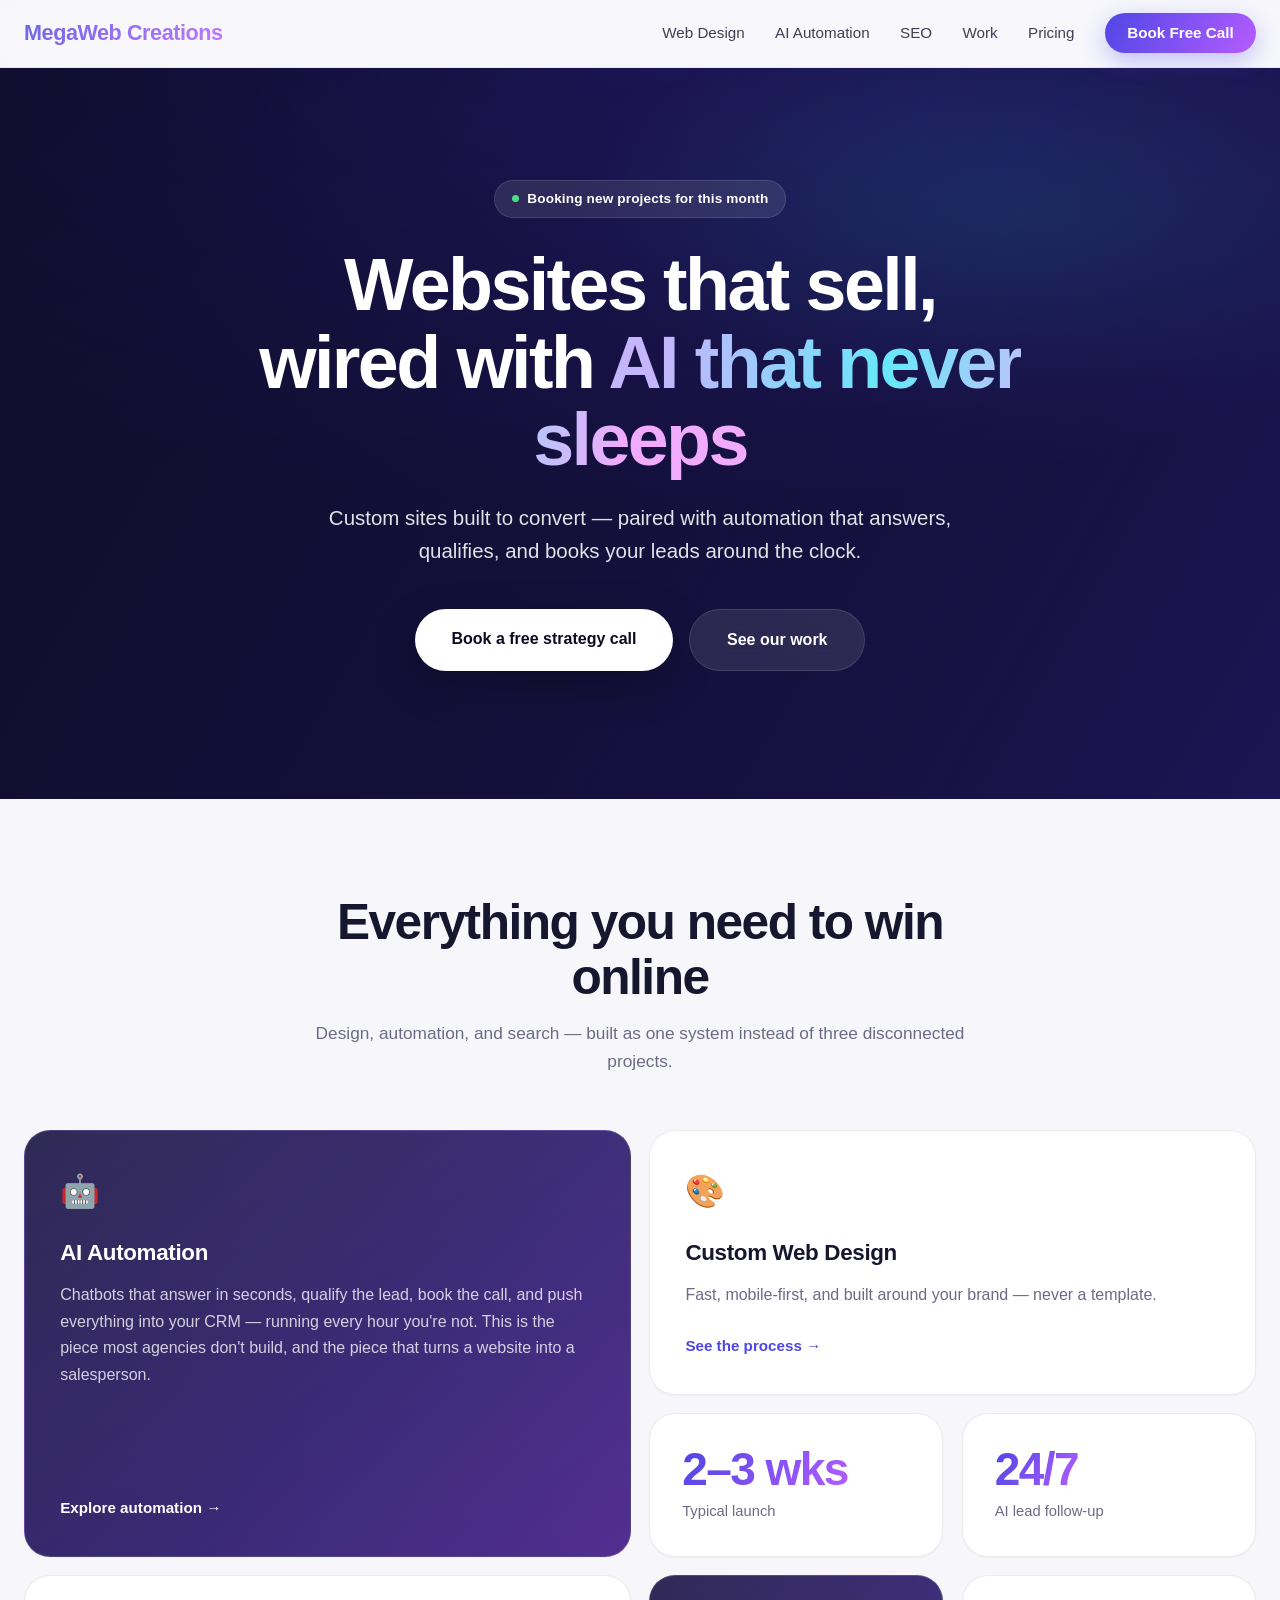
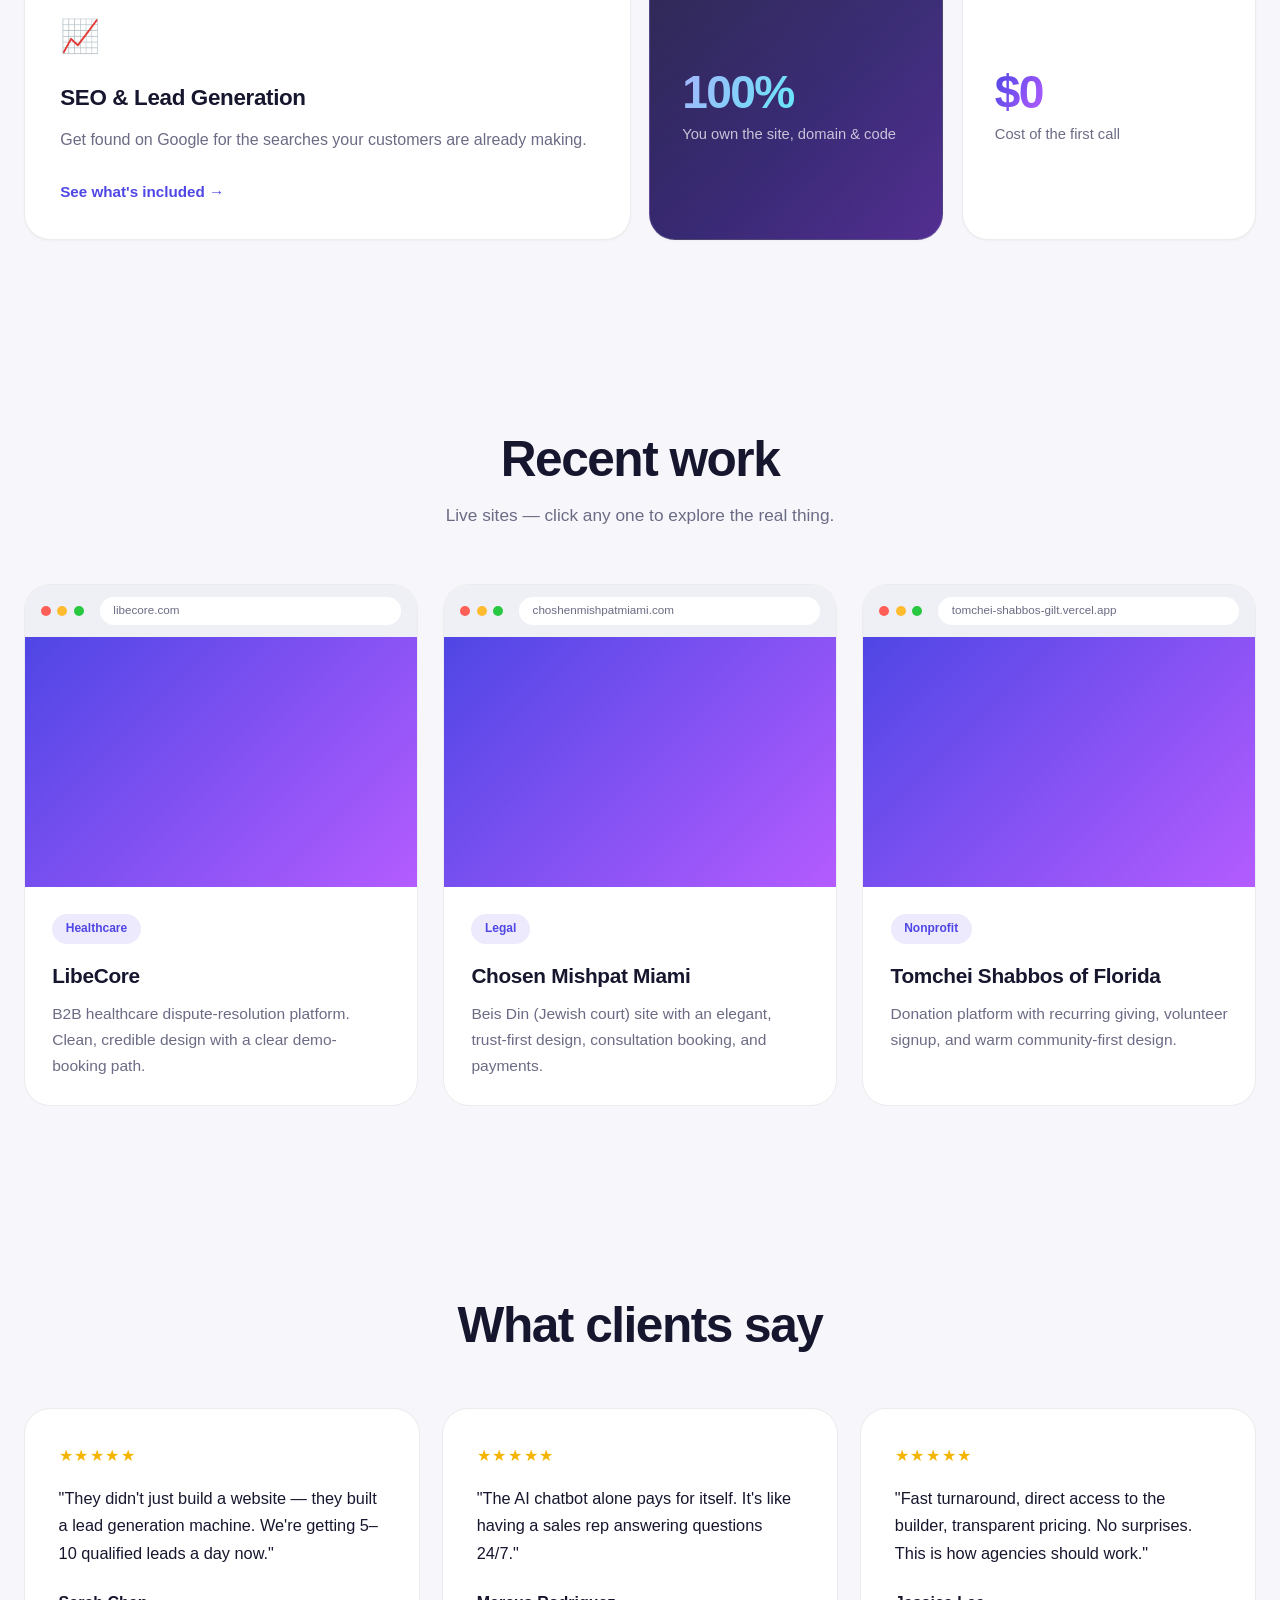
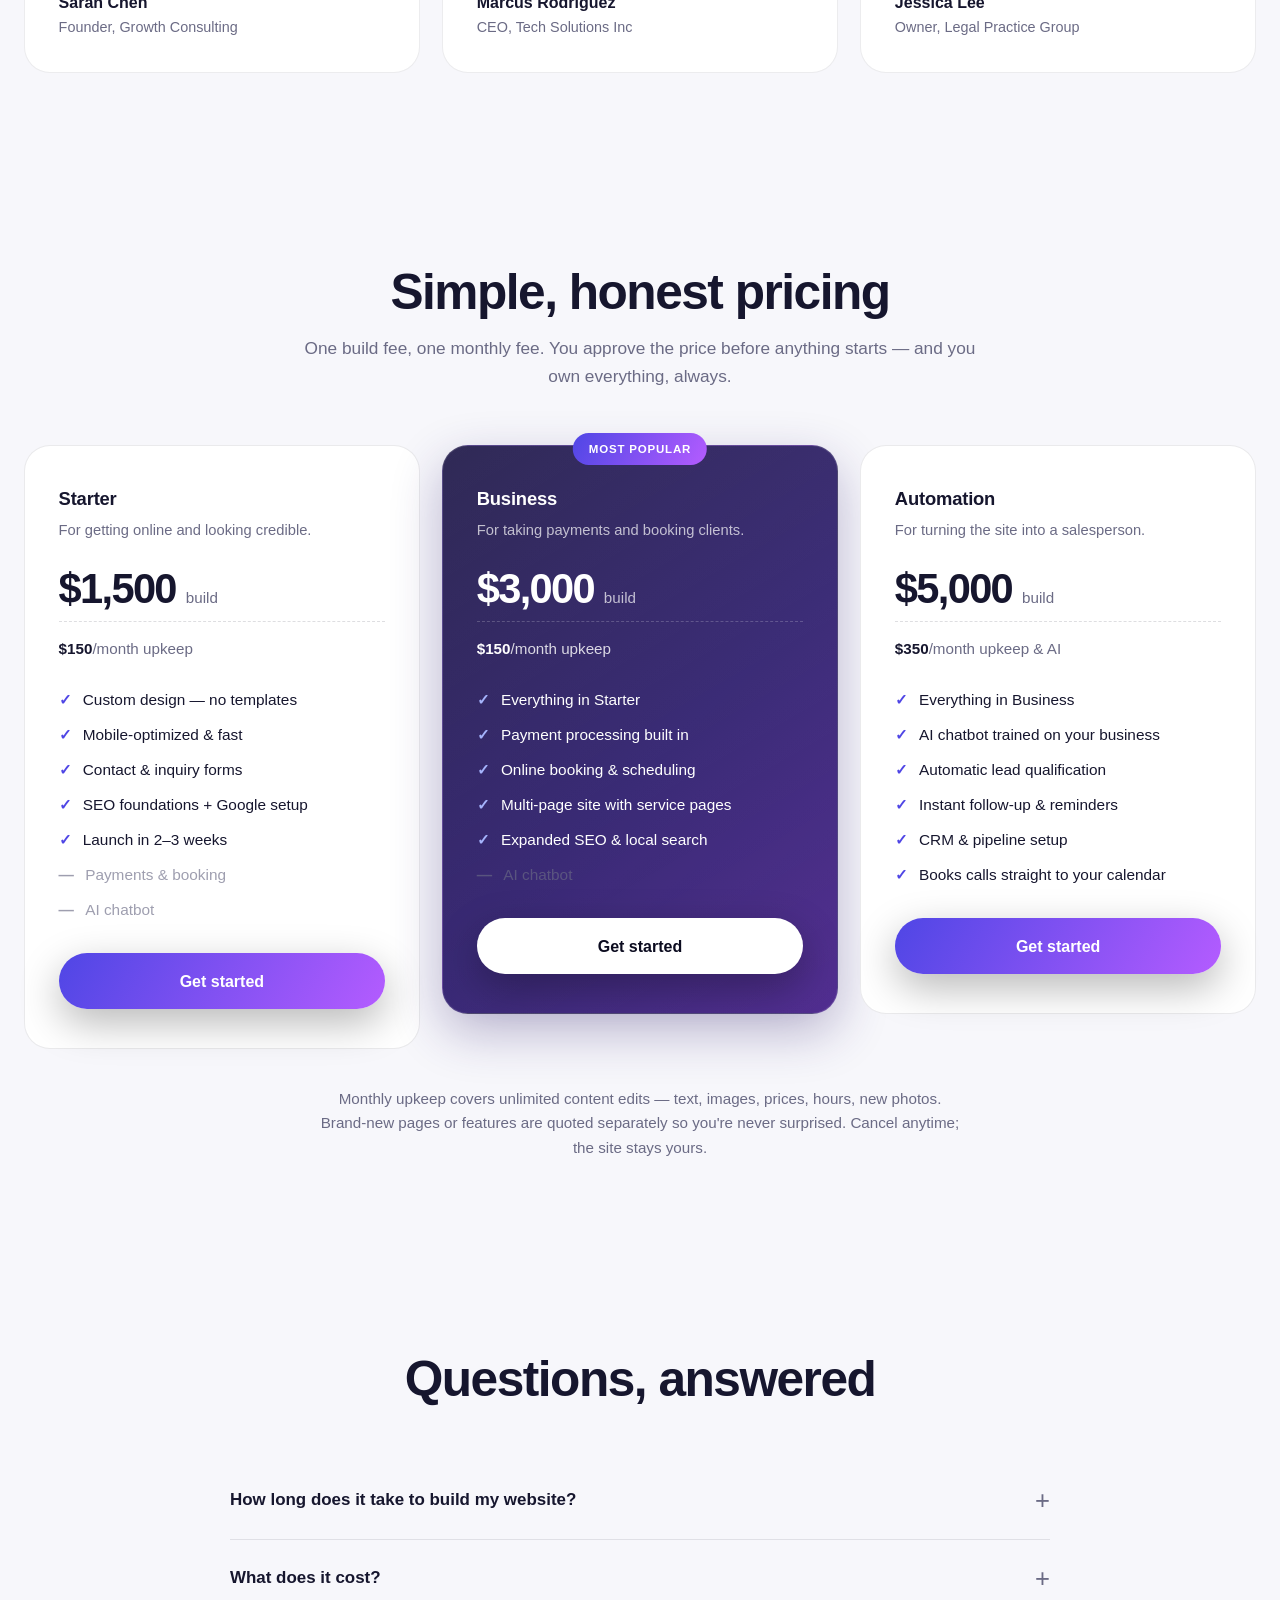
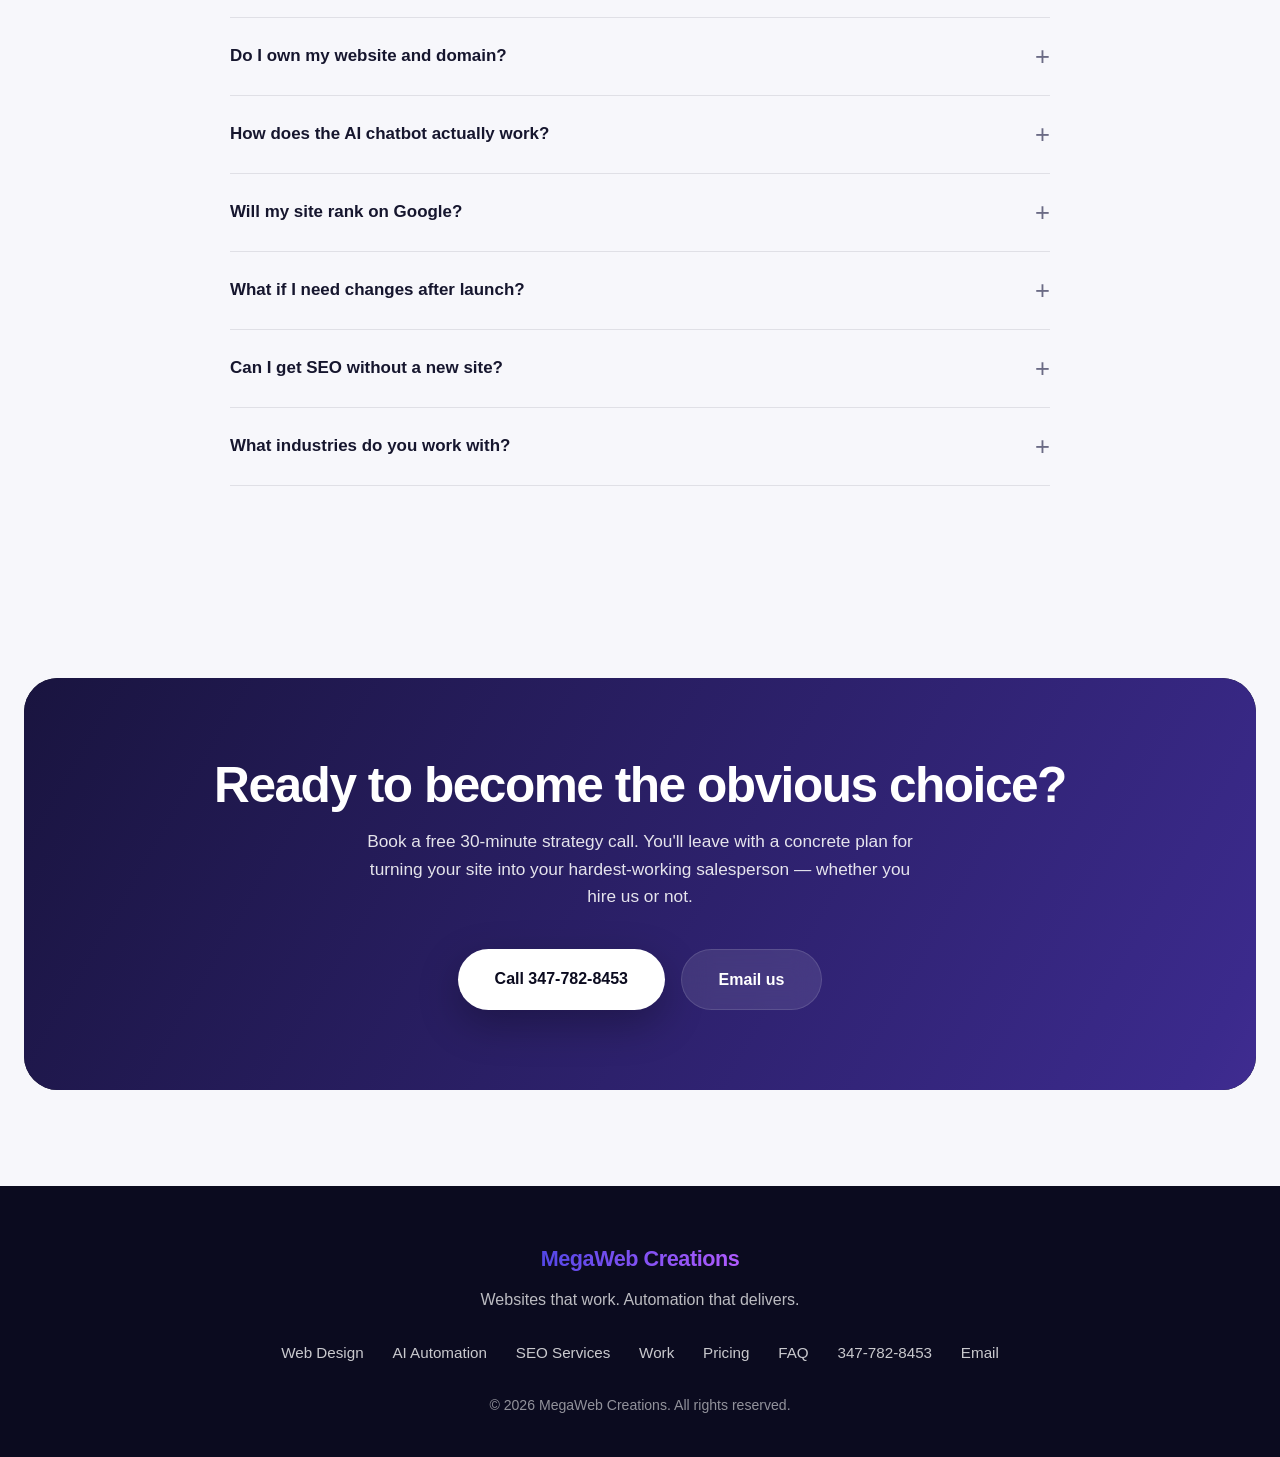
<file: index.html>
<!DOCTYPE html>
<html lang="en">
<head>
    <meta charset="UTF-8">
    <meta name="viewport" content="width=device-width, initial-scale=1.0">
    <meta name="google-site-verification" content="43duF__XprPvIc4pbM1LEKamuMBFArv3T_i1iURts-g" />

    <!-- Primary SEO Tags -->
    <title>AI Automation & Web Design for Small Businesses | MegaWeb Creations</title>
    <meta name="description" content="Get AI-powered automation + custom web design that generates leads 24/7. High-converting websites for small businesses. Book your free strategy call today.">
    <meta name="keywords" content="AI automation, web design, lead generation, AI chatbots, business automation, small business websites, custom web design, CRM automation">
    <meta name="author" content="MegaWeb Creations">
    <meta name="robots" content="index, follow, max-snippet:-1, max-image-preview:large, max-video-preview:-1">
    <meta name="theme-color" content="#0b0b1f">
    <link rel="canonical" href="https://megawebcreations.com/">

    <!-- Open Graph / Facebook -->
    <meta property="og:type" content="website">
    <meta property="og:url" content="https://megawebcreations.com/">
    <meta property="og:title" content="AI Automation & Web Design for Lead Generation | MegaWeb Creations">
    <meta property="og:description" content="Custom websites + AI automation that close deals automatically. Build your sales machine today.">
    <meta property="og:image" content="https://megawebcreations.com/og-image.jpg">
    <meta property="og:site_name" content="MegaWeb Creations">

    <!-- Twitter -->
    <meta name="twitter:card" content="summary_large_image">
    <meta name="twitter:url" content="https://megawebcreations.com/">
    <meta name="twitter:title" content="AI Automation & Web Design | MegaWeb Creations">
    <meta name="twitter:description" content="Get AI-powered automation + custom web design for lead generation.">
    <meta name="twitter:image" content="https://megawebcreations.com/og-image.jpg">

    <!-- JSON-LD Structured Data -->
    <script type="application/ld+json">
    {
        "@context": "https://schema.org",
        "@type": "LocalBusiness",
        "name": "MegaWeb Creations",
        "description": "AI automation and custom web design for small businesses",
        "url": "https://megawebcreations.com",
        "image": "https://megawebcreations.com/logo.png",
        "telephone": "+1-347-782-8453",
        "email": "megawebcreations613@gmail.com",
        "address": {
            "@type": "PostalAddress",
            "addressCountry": "US"
        },
        "priceRange": "$1500-$5000",
        "areaServed": "US",
        "serviceType": ["Web Design", "AI Automation", "Lead Generation", "SEO Services"],
        "makesOffer": [
            {
                "@type": "Offer",
                "name": "Starter — Custom Website",
                "description": "Custom-designed, mobile-optimized website with contact forms and SEO foundations.",
                "price": "1500",
                "priceCurrency": "USD"
            },
            {
                "@type": "Offer",
                "name": "Business — Website with Payments & Booking",
                "description": "Everything in Starter plus payment processing, online booking, and expanded SEO.",
                "price": "3000",
                "priceCurrency": "USD"
            },
            {
                "@type": "Offer",
                "name": "Automation — Website with AI Chatbot",
                "description": "Everything in Business plus an AI chatbot, lead qualification, automated follow-up, and CRM setup.",
                "price": "5000",
                "priceCurrency": "USD"
            }
        ]
    }
    </script>

    <script type="application/ld+json">
    {
        "@context": "https://schema.org",
        "@type": "Organization",
        "name": "MegaWeb Creations",
        "alternateName": "MegaWeb",
        "url": "https://megawebcreations.com",
        "logo": "https://megawebcreations.com/logo.png",
        "description": "Professional AI automation and web design services for small businesses",
        "foundingDate": "2024",
        "contactPoint": {
            "@type": "ContactPoint",
            "contactType": "Customer Support",
            "telephone": "+1-347-782-8453",
            "email": "megawebcreations613@gmail.com"
        }
    }
    </script>

    <style>
        *, *::before, *::after { margin: 0; padding: 0; box-sizing: border-box; }

        :root {
            --violet: #7c6cff;
            --indigo: #4f46e5;
            --magenta: #b45cff;
            --cyan: #22d3ee;
            --ink: #0b0b1f;
            --ink-2: #12122e;
            --paper: #f7f7fb;
            --text: #16162e;
            --muted: #6b6b85;
            --line: rgba(255, 255, 255, 0.12);
            --radius: 26px;
        }

        html { scroll-behavior: smooth; }

        body {
            font-family: -apple-system, BlinkMacSystemFont, 'Segoe UI', Roboto, 'Helvetica Neue', sans-serif;
            line-height: 1.6;
            color: var(--text);
            background: var(--paper);
            overflow-x: hidden;
            -webkit-font-smoothing: antialiased;
        }

        .wrap { width: min(1240px, 100% - 3rem); margin-inline: auto; }

        /* ---------- Nav ---------- */
        header {
            position: sticky;
            top: 0;
            z-index: 90;
            background: rgba(247, 247, 251, 0.72);
            backdrop-filter: saturate(180%) blur(18px);
            -webkit-backdrop-filter: saturate(180%) blur(18px);
            border-bottom: 1px solid rgba(22, 22, 46, 0.07);
        }

        nav {
            display: flex;
            align-items: center;
            justify-content: space-between;
            gap: 2rem;
            flex-wrap: wrap;
            padding: 1rem 0;
        }

        .logo {
            font-size: 1.35rem;
            font-weight: 800;
            letter-spacing: -0.02em;
            background: linear-gradient(120deg, var(--indigo), var(--magenta));
            -webkit-background-clip: text;
            background-clip: text;
            -webkit-text-fill-color: transparent;
            text-decoration: none;
        }

        nav ul { display: flex; align-items: center; gap: 1.9rem; list-style: none; }

        nav a {
            text-decoration: none;
            color: var(--text);
            font-weight: 500;
            font-size: 0.95rem;
            opacity: 0.82;
            transition: opacity 0.2s;
        }

        nav a:hover { opacity: 1; }

        .nav-cta {
            background: linear-gradient(120deg, var(--indigo), var(--magenta));
            color: #fff !important;
            opacity: 1 !important;
            padding: 0.7rem 1.4rem;
            border-radius: 999px;
            font-weight: 600;
            box-shadow: 0 8px 24px rgba(79, 70, 229, 0.32);
            transition: transform 0.25s, box-shadow 0.25s;
        }

        .nav-cta:hover { transform: translateY(-2px); box-shadow: 0 14px 32px rgba(79, 70, 229, 0.42); }

        /* ---------- Animated gradient hero ---------- */
        .hero {
            position: relative;
            isolation: isolate;
            color: #fff;
            padding: 7rem 0 8rem;
            overflow: hidden;
            background: var(--ink);
        }

        .hero::before {
            content: '';
            position: absolute;
            inset: -30%;
            z-index: -2;
            background: linear-gradient(120deg,
                #0b0b1f 0%,
                #241b5e 22%,
                #4f46e5 42%,
                #b45cff 58%,
                #2a1f6b 78%,
                #0b0b1f 100%);
            background-size: 300% 300%;
            animation: drift 22s ease-in-out infinite;
            filter: saturate(125%);
        }

        /* soft grain/vignette so the gradient reads premium, not neon */
        .hero::after {
            content: '';
            position: absolute;
            inset: 0;
            z-index: -1;
            background:
                radial-gradient(80% 60% at 50% 0%, transparent, rgba(11, 11, 31, 0.55) 100%),
                radial-gradient(50% 40% at 80% 20%, rgba(34, 211, 238, 0.16), transparent 70%);
        }

        @keyframes drift {
            0%, 100% { background-position: 0% 50%; }
            50%      { background-position: 100% 50%; }
        }

        .hero-inner { max-width: 940px; margin-inline: auto; text-align: center; position: relative; }

        .eyebrow {
            display: inline-flex;
            align-items: center;
            gap: 0.55rem;
            padding: 0.45rem 1.05rem;
            border-radius: 999px;
            font-size: 0.85rem;
            font-weight: 600;
            letter-spacing: 0.01em;
            background: rgba(255, 255, 255, 0.10);
            border: 1px solid var(--line);
            backdrop-filter: blur(12px);
            -webkit-backdrop-filter: blur(12px);
            margin-bottom: 1.8rem;
        }

        .eyebrow .dot {
            width: 7px; height: 7px; border-radius: 50%;
            background: #4ade80;
            box-shadow: 0 0 0 0 rgba(74, 222, 128, 0.6);
            animation: pulse 2.4s ease-out infinite;
        }

        @keyframes pulse {
            0%   { box-shadow: 0 0 0 0 rgba(74, 222, 128, 0.55); }
            70%  { box-shadow: 0 0 0 9px rgba(74, 222, 128, 0); }
            100% { box-shadow: 0 0 0 0 rgba(74, 222, 128, 0); }
        }

        h1 {
            font-size: clamp(2.6rem, 6.2vw, 4.6rem);
            font-weight: 800;
            line-height: 1.05;
            letter-spacing: -0.035em;
            margin-bottom: 1.5rem;
        }

        .shine {
            background: linear-gradient(100deg, #c4b5fd 10%, #67e8f9 45%, #f0abfc 80%);
            -webkit-background-clip: text;
            background-clip: text;
            -webkit-text-fill-color: transparent;
        }

        .hero p {
            font-size: clamp(1.05rem, 2vw, 1.28rem);
            max-width: 640px;
            margin: 0 auto 2.6rem;
            opacity: 0.88;
        }

        .cta-row { display: flex; gap: 1rem; justify-content: center; flex-wrap: wrap; }

        .btn {
            padding: 1.05rem 2.3rem;
            border: none;
            border-radius: 999px;
            font-size: 1rem;
            font-weight: 650;
            font-family: inherit;
            cursor: pointer;
            text-decoration: none;
            display: inline-block;
            transition: transform 0.25s, box-shadow 0.25s, background 0.25s;
        }

        .btn-primary {
            background: #fff;
            color: var(--ink);
            box-shadow: 0 14px 40px rgba(0, 0, 0, 0.28);
        }

        .btn-primary:hover { transform: translateY(-3px); box-shadow: 0 20px 50px rgba(0, 0, 0, 0.36); }

        .btn-glass {
            background: rgba(255, 255, 255, 0.10);
            color: #fff;
            border: 1px solid var(--line);
            backdrop-filter: blur(14px);
            -webkit-backdrop-filter: blur(14px);
        }

        .btn-glass:hover { background: rgba(255, 255, 255, 0.18); transform: translateY(-3px); }

        /* ---------- Bento grid ---------- */
        section { padding: 6rem 0; }

        .section-head { max-width: 700px; margin: 0 auto 3.4rem; text-align: center; }

        h2 {
            font-size: clamp(2rem, 4.4vw, 3.1rem);
            font-weight: 800;
            letter-spacing: -0.03em;
            line-height: 1.12;
            margin-bottom: 0.9rem;
        }

        .section-sub { font-size: 1.08rem; color: var(--muted); }

        .bento {
            display: grid;
            grid-template-columns: repeat(4, 1fr);
            gap: 1.15rem;
        }

        .tile {
            position: relative;
            border-radius: var(--radius);
            padding: 2.2rem;
            background: #fff;
            border: 1px solid rgba(22, 22, 46, 0.08);
            box-shadow: 0 1px 2px rgba(22, 22, 46, 0.04);
            transition: transform 0.35s cubic-bezier(0.2, 0.8, 0.2, 1), box-shadow 0.35s;
            overflow: hidden;
            text-decoration: none;
            color: inherit;
            display: flex;
            flex-direction: column;
        }

        .tile:hover { transform: translateY(-6px); box-shadow: 0 22px 50px rgba(22, 22, 46, 0.12); }

        .tile--wide { grid-column: span 2; }
        .tile--tall { grid-column: span 2; grid-row: span 2; }

        /* dark glass tiles */
        .tile--dark {
            color: #fff;
            border-color: rgba(255, 255, 255, 0.13);
            background:
                linear-gradient(150deg, rgba(255, 255, 255, 0.10), rgba(255, 255, 255, 0.02)),
                linear-gradient(135deg, #191243 0%, #2f1f6e 55%, #4f2a8f 100%);
            backdrop-filter: blur(20px);
            -webkit-backdrop-filter: blur(20px);
        }

        .tile--dark .tile-desc { color: rgba(255, 255, 255, 0.78); }

        .tile-ico { font-size: 2rem; margin-bottom: 1.1rem; }

        .tile h3 {
            font-size: 1.4rem;
            font-weight: 700;
            letter-spacing: -0.015em;
            margin-bottom: 0.7rem;
        }

        .tile-desc { color: var(--muted); line-height: 1.68; flex: 1; }

        .tile-link { margin-top: 1.6rem; font-weight: 650; font-size: 0.95rem; }

        .tile--stat { align-items: flex-start; justify-content: center; padding: 2rem; }

        .stat-num {
            font-size: clamp(2.1rem, 3.6vw, 2.9rem);
            font-weight: 800;
            letter-spacing: -0.035em;
            line-height: 1;
            background: linear-gradient(120deg, var(--indigo), var(--magenta));
            -webkit-background-clip: text;
            background-clip: text;
            -webkit-text-fill-color: transparent;
        }

        .tile--dark .stat-num {
            background: linear-gradient(120deg, #a5b4fc, #67e8f9);
            -webkit-background-clip: text;
            background-clip: text;
            -webkit-text-fill-color: transparent;
        }

        .stat-lbl { font-size: 0.92rem; color: var(--muted); margin-top: 0.5rem; }
        .tile--dark .stat-lbl { color: rgba(255, 255, 255, 0.72); }

        /* ---------- Portfolio ---------- */
        .work-grid { display: grid; grid-template-columns: repeat(auto-fit, minmax(340px, 1fr)); gap: 1.6rem; }

        .work {
            border-radius: var(--radius);
            overflow: hidden;
            background: #fff;
            border: 1px solid rgba(22, 22, 46, 0.08);
            text-decoration: none;
            color: inherit;
            display: block;
            transition: transform 0.35s cubic-bezier(0.2, 0.8, 0.2, 1), box-shadow 0.35s;
        }

        .work:hover { transform: translateY(-8px); box-shadow: 0 26px 60px rgba(22, 22, 46, 0.16); }

        .chrome { display: flex; align-items: center; gap: 0.4rem; padding: 0.75rem 1rem; background: #eef0f5; }
        .chrome i { width: 10px; height: 10px; border-radius: 50%; display: block; }
        .chrome i:nth-child(1) { background: #ff5f57; }
        .chrome i:nth-child(2) { background: #febc2e; }
        .chrome i:nth-child(3) { background: #28c840; }

        .chrome span {
            flex: 1; margin-left: 0.6rem; background: #fff; border-radius: 999px;
            padding: 0.28rem 0.85rem; font-size: 0.73rem; color: var(--muted);
            white-space: nowrap; overflow: hidden; text-overflow: ellipsis;
        }

        .frame { position: relative; height: 250px; overflow: hidden; background: linear-gradient(135deg, var(--indigo), var(--magenta)); }

        .frame iframe {
            position: absolute; top: 0; left: 0;
            width: 300%; height: 300%;
            border: 0;
            transform: scale(0.3333);
            transform-origin: top left;
            pointer-events: none;
        }

        .frame::after {
            content: 'View live site →';
            position: absolute; inset: 0;
            display: flex; align-items: center; justify-content: center;
            background: rgba(11, 11, 31, 0.82);
            color: #fff; font-weight: 650;
            opacity: 0; transition: opacity 0.3s;
        }

        .work:hover .frame::after { opacity: 1; }

        .work-body { padding: 1.7rem; }

        .tag {
            display: inline-block; font-size: 0.75rem; font-weight: 650;
            padding: 0.35rem 0.85rem; border-radius: 999px;
            background: #eeeafd; color: var(--indigo); margin-bottom: 0.9rem;
        }

        .work h3 { font-size: 1.3rem; font-weight: 700; letter-spacing: -0.015em; margin-bottom: 0.6rem; }
        .work p { color: var(--muted); font-size: 0.97rem; line-height: 1.65; }

        /* ---------- Testimonials ---------- */
        .quotes { display: grid; grid-template-columns: repeat(auto-fit, minmax(300px, 1fr)); gap: 1.4rem; }

        .quote {
            padding: 2.1rem;
            border-radius: var(--radius);
            background: #fff;
            border: 1px solid rgba(22, 22, 46, 0.08);
        }

        .stars { color: #f5b400; letter-spacing: 0.1em; margin-bottom: 1rem; }
        .quote blockquote { font-size: 1.02rem; line-height: 1.7; margin-bottom: 1.4rem; }
        .who { font-weight: 650; }
        .where { font-size: 0.9rem; color: var(--muted); }

        /* ---------- Pricing ---------- */
        .plans {
            display: grid;
            grid-template-columns: repeat(auto-fit, minmax(290px, 1fr));
            gap: 1.4rem;
            align-items: start;
        }

        .plan {
            position: relative;
            border-radius: var(--radius);
            padding: 2.4rem 2.1rem;
            background: #fff;
            border: 1px solid rgba(22, 22, 46, 0.09);
            display: flex;
            flex-direction: column;
            transition: transform 0.35s cubic-bezier(0.2, 0.8, 0.2, 1), box-shadow 0.35s;
        }

        .plan:hover { transform: translateY(-6px); box-shadow: 0 22px 50px rgba(22, 22, 46, 0.12); }

        .plan--featured {
            color: #fff;
            border-color: rgba(255, 255, 255, 0.14);
            background:
                linear-gradient(150deg, rgba(255, 255, 255, 0.10), rgba(255, 255, 255, 0.02)),
                linear-gradient(135deg, #191243 0%, #2f1f6e 55%, #4f2a8f 100%);
            backdrop-filter: blur(20px);
            -webkit-backdrop-filter: blur(20px);
            box-shadow: 0 18px 50px rgba(47, 31, 110, 0.3);
        }

        .badge {
            position: absolute;
            top: -0.8rem;
            left: 50%;
            transform: translateX(-50%);
            background: linear-gradient(120deg, var(--indigo), var(--magenta));
            color: #fff;
            font-size: 0.72rem;
            font-weight: 700;
            letter-spacing: 0.07em;
            text-transform: uppercase;
            padding: 0.42rem 1rem;
            border-radius: 999px;
            white-space: nowrap;
        }

        .plan-name { font-size: 1.15rem; font-weight: 700; letter-spacing: -0.01em; margin-bottom: 0.35rem; }
        .plan-for { font-size: 0.92rem; color: var(--muted); margin-bottom: 1.6rem; }
        .plan--featured .plan-for { color: rgba(255, 255, 255, 0.7); }

        .plan-price { font-size: 2.6rem; font-weight: 800; letter-spacing: -0.04em; line-height: 1; }
        .plan-price small { font-size: 0.95rem; font-weight: 500; letter-spacing: 0; color: var(--muted); }
        .plan--featured .plan-price small { color: rgba(255, 255, 255, 0.7); }

        .plan-mo {
            margin-top: 0.7rem;
            padding-top: 0.9rem;
            border-top: 1px dashed rgba(22, 22, 46, 0.14);
            font-size: 0.95rem;
            color: var(--muted);
        }

        .plan--featured .plan-mo { border-top-color: rgba(255, 255, 255, 0.2); color: rgba(255, 255, 255, 0.82); }
        .plan-mo b { color: var(--text); font-weight: 700; }
        .plan--featured .plan-mo b { color: #fff; }

        .plan ul { list-style: none; margin: 1.7rem 0 2rem; display: grid; gap: 0.75rem; flex: 1; }

        .plan li { display: flex; gap: 0.7rem; font-size: 0.96rem; line-height: 1.5; }

        .plan li::before {
            content: '✓';
            font-weight: 700;
            color: var(--indigo);
            flex-shrink: 0;
        }

        .plan--featured li::before { color: #a5b4fc; }
        .plan li.off { color: var(--muted); opacity: 0.65; }
        .plan li.off::before { content: '—'; color: var(--muted); }

        .plan .btn { width: 100%; text-align: center; padding: 0.95rem 1.5rem; }

        .plan-note {
            text-align: center;
            color: var(--muted);
            font-size: 0.95rem;
            margin-top: 2.4rem;
            max-width: 640px;
            margin-inline: auto;
        }

        /* ---------- FAQ ---------- */
        .faq { max-width: 820px; margin-inline: auto; }

        .qa { border-bottom: 1px solid rgba(22, 22, 46, 0.1); }

        .q {
            width: 100%;
            text-align: left;
            font-family: inherit;
            font-size: 1.06rem;
            font-weight: 650;
            color: var(--text);
            background: none;
            border: none;
            padding: 1.5rem 0;
            cursor: pointer;
            display: flex;
            justify-content: space-between;
            align-items: center;
            gap: 1.5rem;
        }

        .q::after { content: '+'; font-size: 1.6rem; font-weight: 400; color: var(--muted); transition: transform 0.3s; }
        .q[aria-expanded="true"]::after { transform: rotate(45deg); }

        .a { display: none; padding: 0 0 1.6rem; color: var(--muted); line-height: 1.72; max-width: 92%; }
        .a.open { display: block; }

        /* ---------- CTA ---------- */
        .cta-band {
            position: relative;
            isolation: isolate;
            overflow: hidden;
            border-radius: 34px;
            padding: 5rem 2.5rem;
            text-align: center;
            color: #fff;
            background: var(--ink);
        }

        .cta-band::before {
            content: '';
            position: absolute; inset: -40%;
            z-index: -1;
            background: linear-gradient(120deg, #0b0b1f, #3b2a8c, #b45cff, #1a1440, #0b0b1f);
            background-size: 300% 300%;
            animation: drift 26s ease-in-out infinite;
        }

        .cta-band h2 { color: #fff; }
        .cta-band p { max-width: 560px; margin: 0 auto 2.4rem; opacity: 0.88; font-size: 1.08rem; }

        /* ---------- Footer ---------- */
        footer { background: var(--ink); color: #fff; padding: 3.5rem 0 2.5rem; text-align: center; }
        .foot-links { display: flex; justify-content: center; gap: 1.8rem; flex-wrap: wrap; margin: 1.8rem 0; }
        .foot-links a { color: rgba(255, 255, 255, 0.78); text-decoration: none; font-size: 0.95rem; }
        .foot-links a:hover { color: #fff; }
        .foot-fine { opacity: 0.55; font-size: 0.88rem; margin-top: 1.8rem; }

        /* ---------- Reveal on scroll ----------
           Pure CSS scroll-driven animation. No JavaScript involved, so there is
           no failure path that leaves content invisible: browsers without
           animation-timeline support simply skip the @supports block and render
           everything normally. */
        @keyframes rise {
            from { opacity: 0; transform: translateY(26px); }
            to   { opacity: 1; transform: none; }
        }

        @supports (animation-timeline: view()) {
            @media (prefers-reduced-motion: no-preference) {
                .reveal {
                    animation: rise linear both;
                    animation-timeline: view();
                    animation-range: entry 0% cover 20%;
                }
            }
        }

        /* ---------- Responsive ---------- */
        @media (max-width: 900px) {
            .bento { grid-template-columns: repeat(2, 1fr); }
            .tile--tall { grid-column: span 2; grid-row: span 1; }
        }

        @media (max-width: 620px) {
            .wrap { width: calc(100% - 2rem); }
            section { padding: 4rem 0; }
            .hero { padding: 4.5rem 0 5rem; }
            nav ul { gap: 1rem; font-size: 0.9rem; }
            .bento { grid-template-columns: 1fr; }
            .tile--wide, .tile--tall { grid-column: span 1; }
            .cta-row { flex-direction: column; }
            .btn { width: 100%; }
            .cta-band { padding: 3.5rem 1.5rem; border-radius: 26px; }
        }

        /* ---------- Motion safety ---------- */
        @media (prefers-reduced-motion: reduce) {
            .hero::before, .cta-band::before, .eyebrow .dot { animation: none; }
            html { scroll-behavior: auto; }
        }
    </style>
</head>
<body>

    <header>
        <nav class="wrap">
            <a href="index.html" class="logo">MegaWeb Creations</a>
            <ul>
                <li><a href="web-design.html">Web Design</a></li>
                <li><a href="ai-automation.html">AI Automation</a></li>
                <li><a href="seo-services.html">SEO</a></li>
                <li><a href="#work">Work</a></li>
                <li><a href="#pricing">Pricing</a></li>
                <li><a href="#contact" class="nav-cta">Book Free Call</a></li>
            </ul>
        </nav>
    </header>

    <!-- Hero: animated gradient -->
    <section class="hero">
        <div class="wrap hero-inner">
            <span class="eyebrow"><span class="dot"></span> Booking new projects for this month</span>
            <h1>Websites that sell,<br>wired with <span class="shine">AI that never sleeps</span></h1>
            <p>Custom sites built to convert — paired with automation that answers, qualifies, and books your leads around the clock.</p>
            <div class="cta-row">
                <a href="#contact" class="btn btn-primary">Book a free strategy call</a>
                <a href="#work" class="btn btn-glass">See our work</a>
            </div>
        </div>
    </section>

    <!-- Bento: services + stats -->
    <section id="services">
        <div class="wrap">
            <div class="section-head reveal">
                <h2>Everything you need to win online</h2>
                <p class="section-sub">Design, automation, and search — built as one system instead of three disconnected projects.</p>
            </div>

            <div class="bento">
                <a href="ai-automation.html" class="tile tile--tall tile--dark reveal">
                    <div class="tile-ico">🤖</div>
                    <h3>AI Automation</h3>
                    <p class="tile-desc">Chatbots that answer in seconds, qualify the lead, book the call, and push everything into your CRM — running every hour you're not. This is the piece most agencies don't build, and the piece that turns a website into a salesperson.</p>
                    <span class="tile-link">Explore automation →</span>
                </a>

                <a href="web-design.html" class="tile tile--wide reveal">
                    <div class="tile-ico">🎨</div>
                    <h3>Custom Web Design</h3>
                    <p class="tile-desc">Fast, mobile-first, and built around your brand — never a template.</p>
                    <span class="tile-link" style="color: var(--indigo);">See the process →</span>
                </a>

                <div class="tile tile--stat reveal">
                    <div class="stat-num">2–3 wks</div>
                    <div class="stat-lbl">Typical launch</div>
                </div>

                <div class="tile tile--stat reveal">
                    <div class="stat-num">24/7</div>
                    <div class="stat-lbl">AI lead follow-up</div>
                </div>

                <a href="seo-services.html" class="tile tile--wide reveal">
                    <div class="tile-ico">📈</div>
                    <h3>SEO &amp; Lead Generation</h3>
                    <p class="tile-desc">Get found on Google for the searches your customers are already making.</p>
                    <span class="tile-link" style="color: var(--indigo);">See what's included →</span>
                </a>

                <div class="tile tile--stat tile--dark reveal">
                    <div class="stat-num">100%</div>
                    <div class="stat-lbl">You own the site, domain &amp; code</div>
                </div>

                <div class="tile tile--stat reveal">
                    <div class="stat-num">$0</div>
                    <div class="stat-lbl">Cost of the first call</div>
                </div>
            </div>
        </div>
    </section>

    <!-- Portfolio: live previews -->
    <section id="work">
        <div class="wrap">
            <div class="section-head reveal">
                <h2>Recent work</h2>
                <p class="section-sub">Live sites — click any one to explore the real thing.</p>
            </div>

            <div class="work-grid">
                <a href="https://libecore.com" target="_blank" rel="noopener" class="work reveal">
                    <div class="chrome"><i></i><i></i><i></i><span>libecore.com</span></div>
                    <div class="frame">
                        <iframe src="https://libecore.com" loading="lazy" title="LibeCore website preview" tabindex="-1" aria-hidden="true"></iframe>
                    </div>
                    <div class="work-body">
                        <span class="tag">Healthcare</span>
                        <h3>LibeCore</h3>
                        <p>B2B healthcare dispute-resolution platform. Clean, credible design with a clear demo-booking path.</p>
                    </div>
                </a>

                <a href="https://choshenmishpatmiami.com" target="_blank" rel="noopener" class="work reveal">
                    <div class="chrome"><i></i><i></i><i></i><span>choshenmishpatmiami.com</span></div>
                    <div class="frame">
                        <iframe src="https://choshenmishpatmiami.com" loading="lazy" title="Chosen Mishpat Miami website preview" tabindex="-1" aria-hidden="true"></iframe>
                    </div>
                    <div class="work-body">
                        <span class="tag">Legal</span>
                        <h3>Chosen Mishpat Miami</h3>
                        <p>Beis Din (Jewish court) site with an elegant, trust-first design, consultation booking, and payments.</p>
                    </div>
                </a>

                <a href="https://tomchei-shabbos-gilt.vercel.app" target="_blank" rel="noopener" class="work reveal">
                    <div class="chrome"><i></i><i></i><i></i><span>tomchei-shabbos-gilt.vercel.app</span></div>
                    <div class="frame">
                        <iframe src="https://tomchei-shabbos-gilt.vercel.app" loading="lazy" title="Tomchei Shabbos website preview" tabindex="-1" aria-hidden="true"></iframe>
                    </div>
                    <div class="work-body">
                        <span class="tag">Nonprofit</span>
                        <h3>Tomchei Shabbos of Florida</h3>
                        <p>Donation platform with recurring giving, volunteer signup, and warm community-first design.</p>
                    </div>
                </a>
            </div>
        </div>
    </section>

    <!-- Testimonials -->
    <section id="reviews">
        <div class="wrap">
            <div class="section-head reveal">
                <h2>What clients say</h2>
            </div>

            <div class="quotes">
                <div class="quote reveal">
                    <div class="stars">★★★★★</div>
                    <blockquote>"They didn't just build a website — they built a lead generation machine. We're getting 5–10 qualified leads a day now."</blockquote>
                    <div class="who">Sarah Chen</div>
                    <div class="where">Founder, Growth Consulting</div>
                </div>

                <div class="quote reveal">
                    <div class="stars">★★★★★</div>
                    <blockquote>"The AI chatbot alone pays for itself. It's like having a sales rep answering questions 24/7."</blockquote>
                    <div class="who">Marcus Rodriguez</div>
                    <div class="where">CEO, Tech Solutions Inc</div>
                </div>

                <div class="quote reveal">
                    <div class="stars">★★★★★</div>
                    <blockquote>"Fast turnaround, direct access to the builder, transparent pricing. No surprises. This is how agencies should work."</blockquote>
                    <div class="who">Jessica Lee</div>
                    <div class="where">Owner, Legal Practice Group</div>
                </div>
            </div>
        </div>
    </section>

    <!-- Pricing -->
    <section id="pricing">
        <div class="wrap">
            <div class="section-head reveal">
                <h2>Simple, honest pricing</h2>
                <p class="section-sub">One build fee, one monthly fee. You approve the price before anything starts — and you own everything, always.</p>
            </div>

            <div class="plans">
                <div class="plan reveal">
                    <div class="plan-name">Starter</div>
                    <div class="plan-for">For getting online and looking credible.</div>
                    <div class="plan-price">$1,500 <small>build</small></div>
                    <div class="plan-mo"><b>$150</b>/month upkeep</div>
                    <ul>
                        <li>Custom design — no templates</li>
                        <li>Mobile-optimized &amp; fast</li>
                        <li>Contact &amp; inquiry forms</li>
                        <li>SEO foundations + Google setup</li>
                        <li>Launch in 2–3 weeks</li>
                        <li class="off">Payments &amp; booking</li>
                        <li class="off">AI chatbot</li>
                    </ul>
                    <a href="#contact" class="btn btn-primary" style="background: linear-gradient(120deg, var(--indigo), var(--magenta)); color:#fff;">Get started</a>
                </div>

                <div class="plan plan--featured reveal">
                    <span class="badge">Most popular</span>
                    <div class="plan-name">Business</div>
                    <div class="plan-for">For taking payments and booking clients.</div>
                    <div class="plan-price">$3,000 <small>build</small></div>
                    <div class="plan-mo"><b>$150</b>/month upkeep</div>
                    <ul>
                        <li>Everything in Starter</li>
                        <li>Payment processing built in</li>
                        <li>Online booking &amp; scheduling</li>
                        <li>Multi-page site with service pages</li>
                        <li>Expanded SEO &amp; local search</li>
                        <li class="off">AI chatbot</li>
                    </ul>
                    <a href="#contact" class="btn btn-primary">Get started</a>
                </div>

                <div class="plan reveal">
                    <div class="plan-name">Automation</div>
                    <div class="plan-for">For turning the site into a salesperson.</div>
                    <div class="plan-price">$5,000 <small>build</small></div>
                    <div class="plan-mo"><b>$350</b>/month upkeep &amp; AI</div>
                    <ul>
                        <li>Everything in Business</li>
                        <li>AI chatbot trained on your business</li>
                        <li>Automatic lead qualification</li>
                        <li>Instant follow-up &amp; reminders</li>
                        <li>CRM &amp; pipeline setup</li>
                        <li>Books calls straight to your calendar</li>
                    </ul>
                    <a href="#contact" class="btn btn-primary" style="background: linear-gradient(120deg, var(--indigo), var(--magenta)); color:#fff;">Get started</a>
                </div>
            </div>

            <p class="plan-note reveal">Monthly upkeep covers unlimited content edits — text, images, prices, hours, new photos. Brand-new pages or features are quoted separately so you're never surprised. Cancel anytime; the site stays yours.</p>
        </div>
    </section>

    <!-- FAQ -->
    <section id="faq">
        <div class="wrap">
            <div class="section-head reveal">
                <h2>Questions, answered</h2>
            </div>

            <div class="faq">
                <div class="qa">
                    <button class="q" aria-expanded="false">How long does it take to build my website?</button>
                    <div class="a">Most sites launch in 2–3 weeks. Sites with AI automation layered in usually take 3–4.</div>
                </div>
                <div class="qa">
                    <button class="q" aria-expanded="false">What does it cost?</button>
                    <div class="a">Three tiers: $1,500 for a custom site with forms, $3,000 to add payments and booking, $5,000 for the full AI automation build. Every tier includes monthly upkeep — $150, or $350 on the automation tier since it covers the AI running around the clock. Full breakdown in <a href="#pricing" style="color: var(--indigo);">pricing</a>.</div>
                </div>
                <div class="qa">
                    <button class="q" aria-expanded="false">Do I own my website and domain?</button>
                    <div class="a">Completely. Your domain, your hosting, your code. No lock-in, no hostage situations — if you ever leave, the whole thing goes with you.</div>
                </div>
                <div class="qa">
                    <button class="q" aria-expanded="false">How does the AI chatbot actually work?</button>
                    <div class="a">It's trained on your services, pricing, and FAQs, so it answers like someone who works there. It qualifies leads, books appointments straight into your calendar, and hands the details to your CRM.</div>
                </div>
                <div class="qa">
                    <button class="q" aria-expanded="false">Will my site rank on Google?</button>
                    <div class="a">Every site ships SEO-ready — proper tags, schema markup, fast load times, mobile optimization, keyword targeting. Rankings build over months, not days; expect meaningful organic traffic in the 3–6 month range.</div>
                </div>
                <div class="qa">
                    <button class="q" aria-expanded="false">What if I need changes after launch?</button>
                    <div class="a">That's what the monthly covers. Text, images, prices, hours, new photos — send them over and they get done, no per-change invoices. Entirely new pages or features get quoted separately so there are no surprises on either side.</div>
                </div>
                <div class="qa">
                    <button class="q" aria-expanded="false">Can I get SEO without a new site?</button>
                    <div class="a">Yes. SEO, content strategy, and ongoing optimization are available as standalone services for sites you already have.</div>
                </div>
                <div class="qa">
                    <button class="q" aria-expanded="false">What industries do you work with?</button>
                    <div class="a">Law, healthcare, nonprofits, consulting, e-commerce, real estate, coaching, and more. If you sell to customers, the system works.</div>
                </div>
            </div>
        </div>
    </section>

    <!-- CTA -->
    <section id="contact">
        <div class="wrap">
            <div class="cta-band reveal">
                <h2>Ready to become the obvious choice?</h2>
                <p>Book a free 30-minute strategy call. You'll leave with a concrete plan for turning your site into your hardest-working salesperson — whether you hire us or not.</p>
                <div class="cta-row">
                    <a href="tel:+13477828453" class="btn btn-primary">Call 347-782-8453</a>
                    <a href="mailto:megawebcreations613@gmail.com" class="btn btn-glass">Email us</a>
                </div>
            </div>
        </div>
    </section>

    <footer>
        <div class="wrap">
            <div class="logo" style="display:inline-block;">MegaWeb Creations</div>
            <p style="opacity:0.72; margin-top:0.6rem;">Websites that work. Automation that delivers.</p>
            <div class="foot-links">
                <a href="web-design.html">Web Design</a>
                <a href="ai-automation.html">AI Automation</a>
                <a href="seo-services.html">SEO Services</a>
                <a href="#work">Work</a>
                <a href="#pricing">Pricing</a>
                <a href="#faq">FAQ</a>
                <a href="tel:+13477828453">347-782-8453</a>
                <a href="mailto:megawebcreations613@gmail.com">Email</a>
            </div>
            <div class="foot-fine">&copy; 2026 MegaWeb Creations. All rights reserved.</div>
        </div>
    </footer>

    <script>
        // FAQ accordion
        document.querySelectorAll('.q').forEach(function (btn) {
            btn.addEventListener('click', function () {
                var panel = btn.nextElementSibling;
                var open = btn.getAttribute('aria-expanded') === 'true';
                btn.setAttribute('aria-expanded', String(!open));
                panel.classList.toggle('open', !open);
            });
        });

        // Scroll reveals are handled entirely in CSS (animation-timeline: view()),
        // so there is no JS here that could leave the page blank.
    </script>
</body>
</html>
</file>
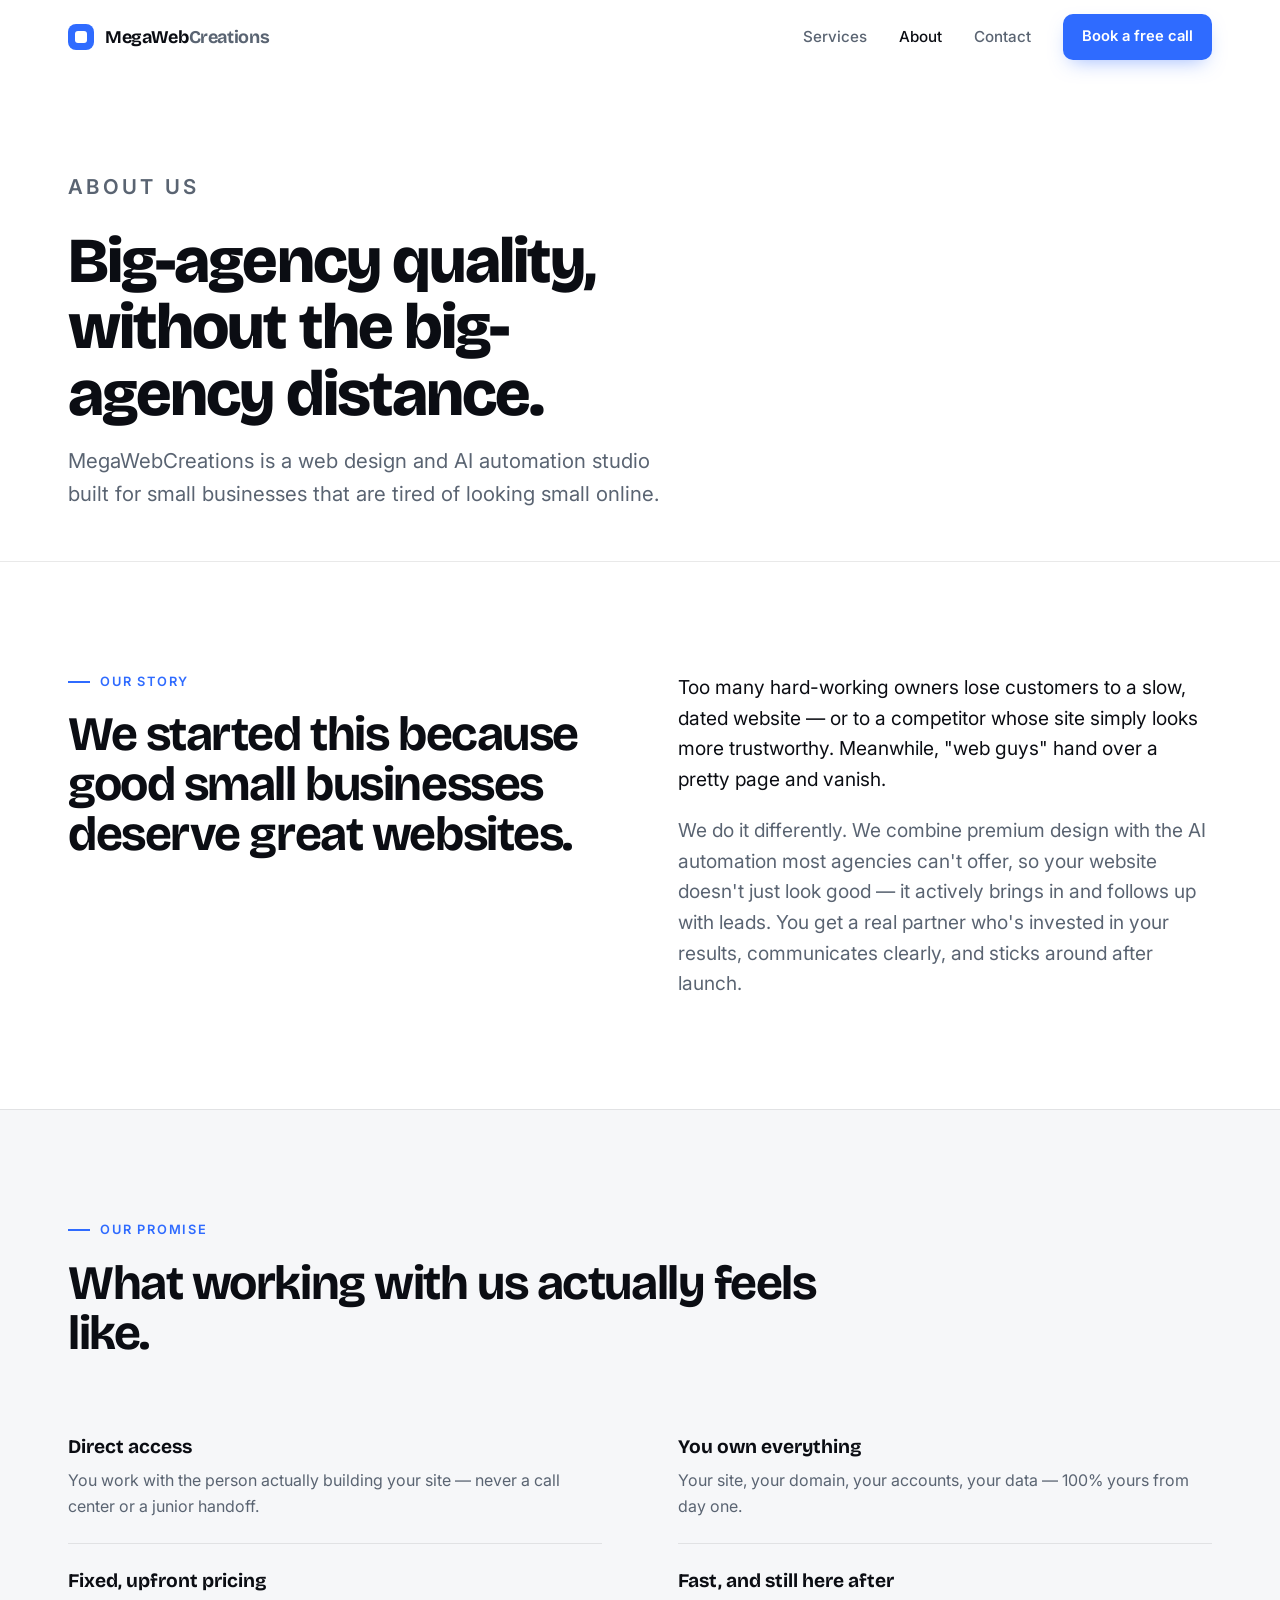
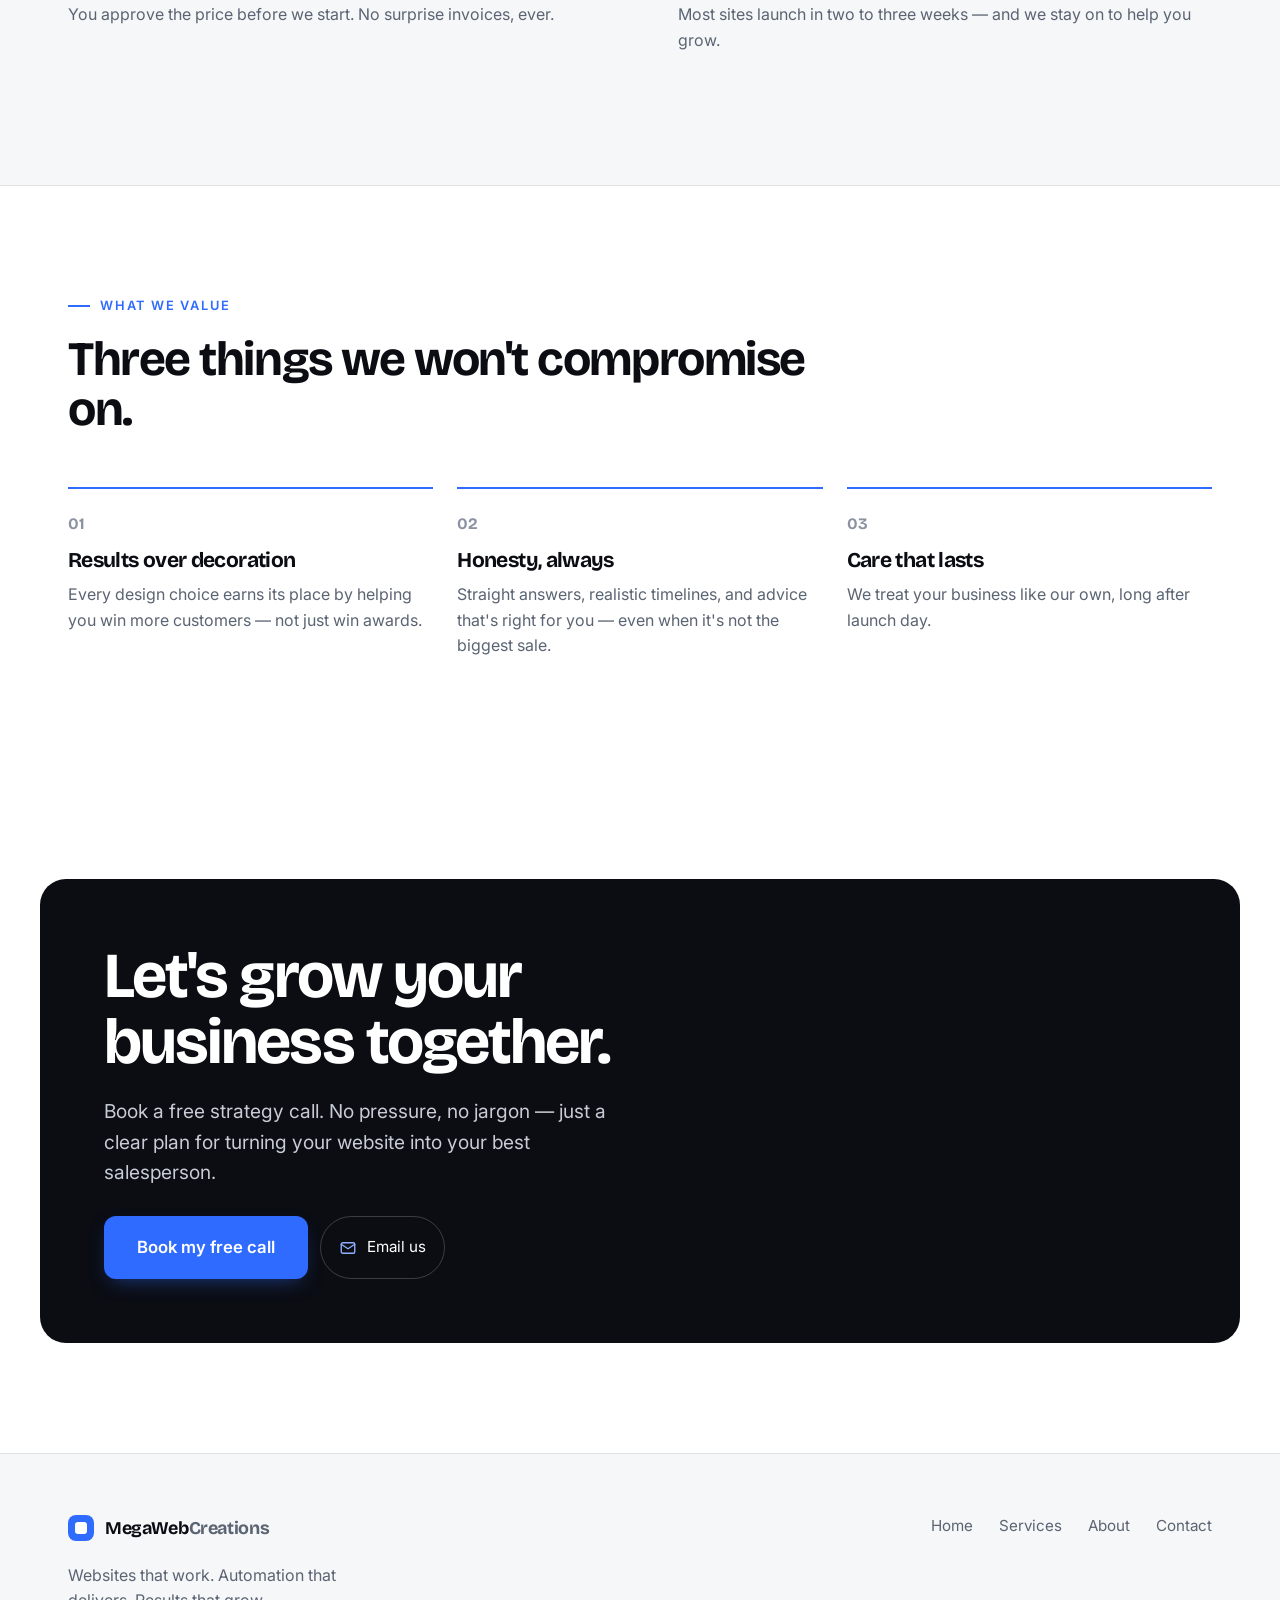
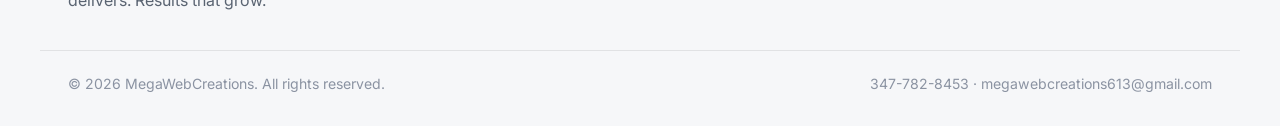
<file: about.html>
<!DOCTYPE html>
<html lang="en">
<head>
  <meta charset="UTF-8" />
  <meta name="viewport" content="width=device-width, initial-scale=1.0" />
  <title>About — A Studio Obsessed With Your Results | MegaWebCreations</title>
  <meta name="description" content="MegaWebCreations is a web design and AI automation studio for small businesses. Direct access, honest pricing, and a partner who treats your growth like their own." />
  <link rel="canonical" href="https://megawebcreations.com/about.html" />
  <meta name="theme-color" content="#2f6bff" />
  <link rel="icon" href="favicon.svg" type="image/svg+xml" />
  <meta property="og:type" content="website" />
  <meta property="og:title" content="About MegaWebCreations — a studio obsessed with your results" />
  <meta property="og:description" content="Web design + AI automation for small business. Direct access, honest pricing, real care." />
  <meta property="og:url" content="https://megawebcreations.com/about.html" />
  <meta property="og:image" content="https://megawebcreations.com/og.svg" />
  <meta name="twitter:card" content="summary_large_image" />
  <link rel="preconnect" href="https://fonts.googleapis.com" />
  <link rel="preconnect" href="https://fonts.gstatic.com" crossorigin />
  <link href="https://fonts.googleapis.com/css2?family=Bricolage+Grotesque:opsz,wght@12..96,600;12..96,700;12..96,800&family=Inter:wght@400;500;600&display=swap" rel="stylesheet" />
  <link rel="stylesheet" href="styles.css" />
  <script type="application/ld+json">
  {"@context":"https://schema.org","@type":"ProfessionalService","name":"MegaWebCreations","url":"https://megawebcreations.com/","telephone":"+1-347-782-8453","email":"megawebcreations613@gmail.com","areaServed":"United States","priceRange":"$$"}
  </script>
</head>
<body>
  <header class="nav" id="nav">
    <div class="container nav__inner">
      <a href="index.html" class="brand" aria-label="MegaWebCreations home"><span class="brand__mark" aria-hidden="true"></span><span class="brand__name">MegaWeb<span>Creations</span></span></a>
      <nav class="nav__links" id="navLinks" aria-label="Primary">
        <a href="services.html">Services</a>
        <a href="about.html" class="active">About</a>
        <a href="contact.html">Contact</a>
        <a href="contact.html" class="btn btn--sm btn--accent mag">Book a free call</a>
      </nav>
      <button class="nav__toggle" id="navToggle" aria-label="Menu" aria-expanded="false"><span></span><span></span></button>
    </div>
  </header>

  <main>
    <section class="page-hero">
      <div class="container">
        <p class="eyebrow reveal">About us</p>
        <h1 class="reveal">Big-agency quality, without the big-agency distance.</h1>
        <p class="reveal">MegaWebCreations is a web design and AI automation studio built for small businesses that are tired of looking small online.</p>
      </div>
    </section>

    <section class="section">
      <div class="container grid2 grid2--top">
        <div class="reveal">
          <p class="kicker">Our story</p>
          <h2 class="h2">We started this because good small businesses deserve great websites.</h2>
        </div>
        <div class="reveal">
          <p class="lead" style="margin-top:0;color:var(--ink)">Too many hard-working owners lose customers to a slow, dated website — or to a competitor whose site simply looks more trustworthy. Meanwhile, "web guys" hand over a pretty page and vanish.</p>
          <p class="lead">We do it differently. We combine premium design with the AI automation most agencies can't offer, so your website doesn't just look good — it actively brings in and follows up with leads. You get a real partner who's invested in your results, communicates clearly, and sticks around after launch.</p>
        </div>
      </div>
    </section>

    <section class="section section--band">
      <div class="container">
        <div class="section__head reveal"><p class="kicker">Our promise</p><h2 class="h2">What working with us actually feels like.</h2></div>
        <div class="grid2 grid2--top">
          <ul class="promise reveal">
            <li><b>Direct access</b><span>You work with the person actually building your site — never a call center or a junior handoff.</span></li>
            <li><b>Fixed, upfront pricing</b><span>You approve the price before we start. No surprise invoices, ever.</span></li>
          </ul>
          <ul class="promise reveal">
            <li><b>You own everything</b><span>Your site, your domain, your accounts, your data — 100% yours from day one.</span></li>
            <li><b>Fast, and still here after</b><span>Most sites launch in two to three weeks — and we stay on to help you grow.</span></li>
          </ul>
        </div>
      </div>
    </section>

    <section class="section">
      <div class="container">
        <div class="section__head reveal"><p class="kicker">What we value</p><h2 class="h2">Three things we won't compromise on.</h2></div>
        <div class="benefits">
          <div class="benefit reveal"><span class="benefit__n">01</span><h3>Results over decoration</h3><p>Every design choice earns its place by helping you win more customers — not just win awards.</p></div>
          <div class="benefit reveal"><span class="benefit__n">02</span><h3>Honesty, always</h3><p>Straight answers, realistic timelines, and advice that's right for you — even when it's not the biggest sale.</p></div>
          <div class="benefit reveal"><span class="benefit__n">03</span><h3>Care that lasts</h3><p>We treat your business like our own, long after launch day.</p></div>
        </div>
      </div>
    </section>

    <section class="cta">
      <div class="container cta__inner">
        <div class="reveal">
          <h2 class="h2 h2--xl">Let's grow your business together.</h2>
          <p class="lead">Book a free strategy call. No pressure, no jargon — just a clear plan for turning your website into your best salesperson.</p>
          <div class="cta__contacts">
            <a href="contact.html" class="btn btn--accent btn--lg mag">Book my free call</a>
            <a href="mailto:megawebcreations613@gmail.com" class="cta__chip"><svg viewBox="0 0 24 24"><rect x="3" y="5" width="18" height="14" rx="2"/><path d="m3 7 9 6 9-6"/></svg><span>Email us</span></a>
          </div>
        </div>
      </div>
    </section>
  </main>

  <footer class="footer">
    <div class="container footer__inner">
      <div><a href="index.html" class="brand"><span class="brand__mark" aria-hidden="true"></span><span class="brand__name">MegaWeb<span>Creations</span></span></a><p class="footer__tag">Websites that work. Automation that delivers. Results that grow.</p></div>
      <nav class="footer__links" aria-label="Footer"><a href="index.html">Home</a><a href="services.html">Services</a><a href="about.html">About</a><a href="contact.html">Contact</a></nav>
    </div>
    <div class="container footer__bottom"><span>© <span id="year"></span> MegaWebCreations. All rights reserved.</span><span><a href="tel:+13477828453">347-782-8453</a> · <a href="mailto:megawebcreations613@gmail.com">megawebcreations613@gmail.com</a></span></div>
  </footer>
  <script src="script.js"></script>
</body>
</html>
</file>
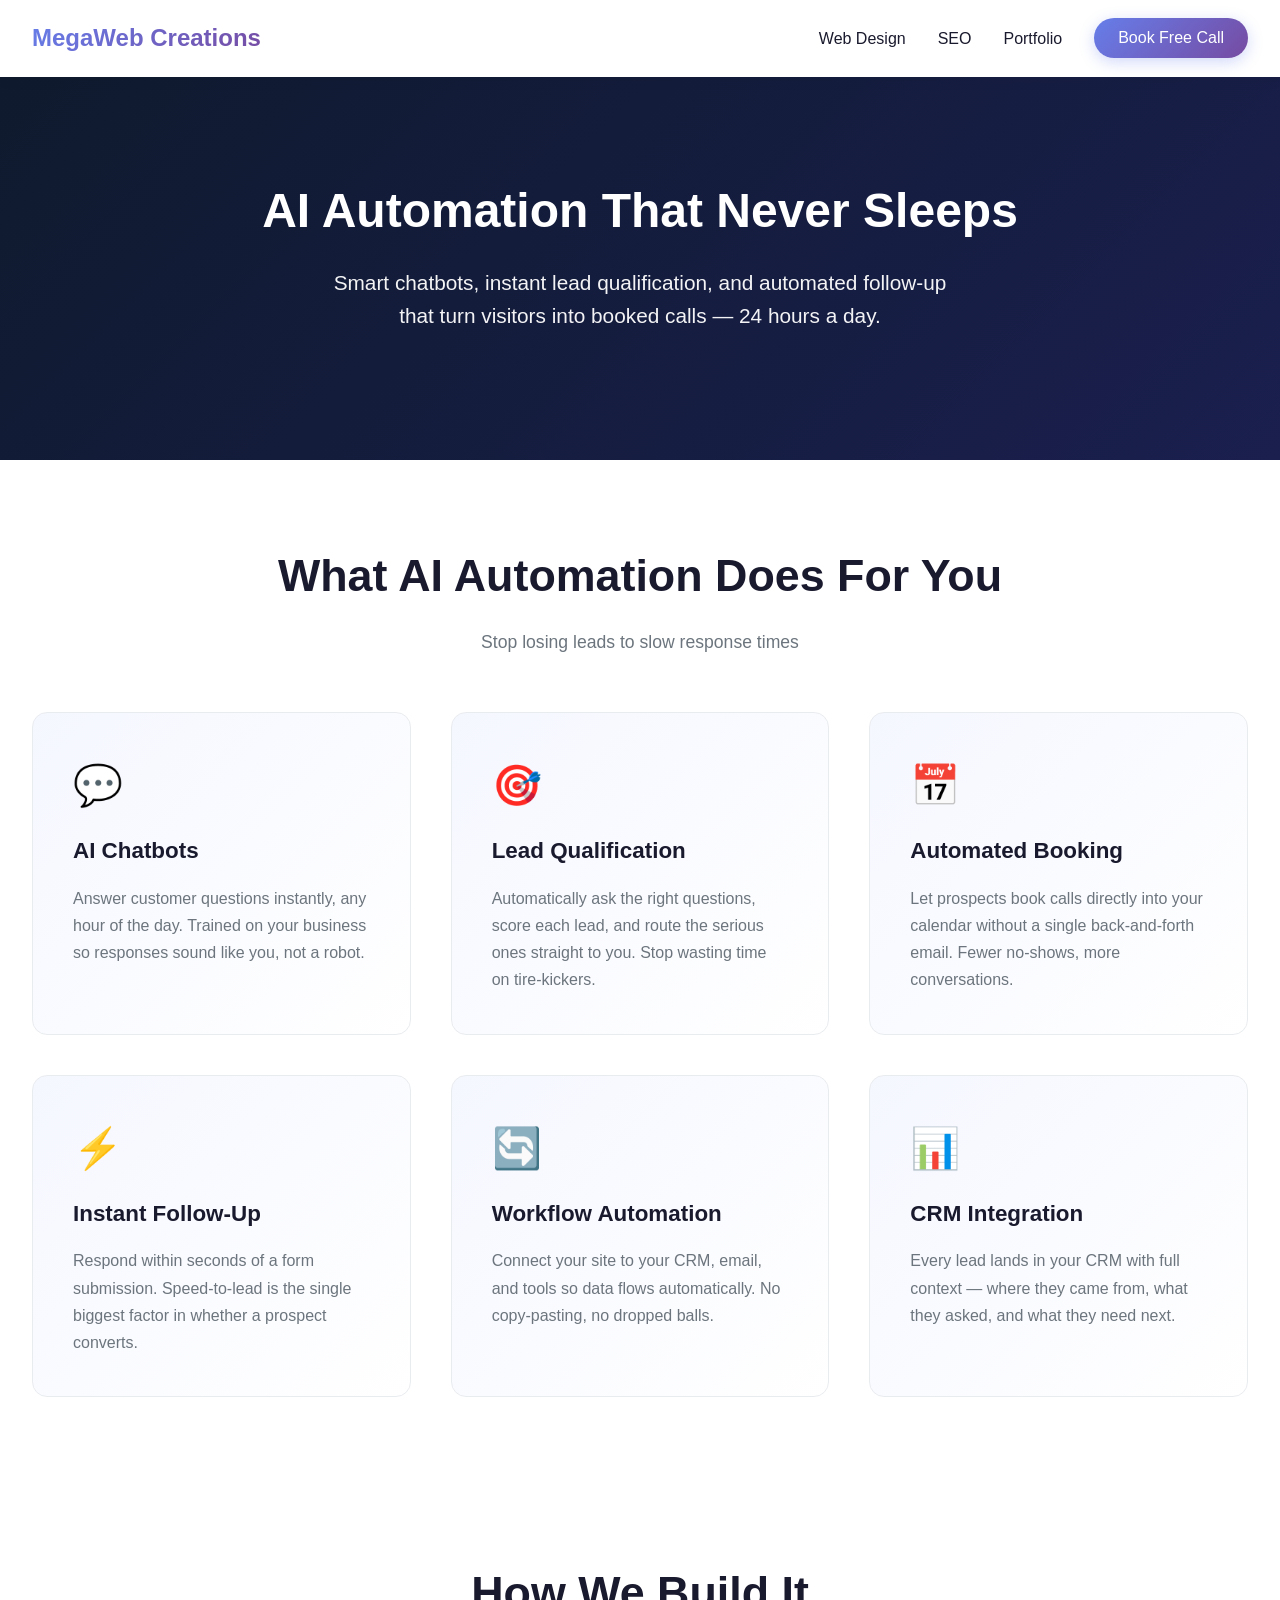
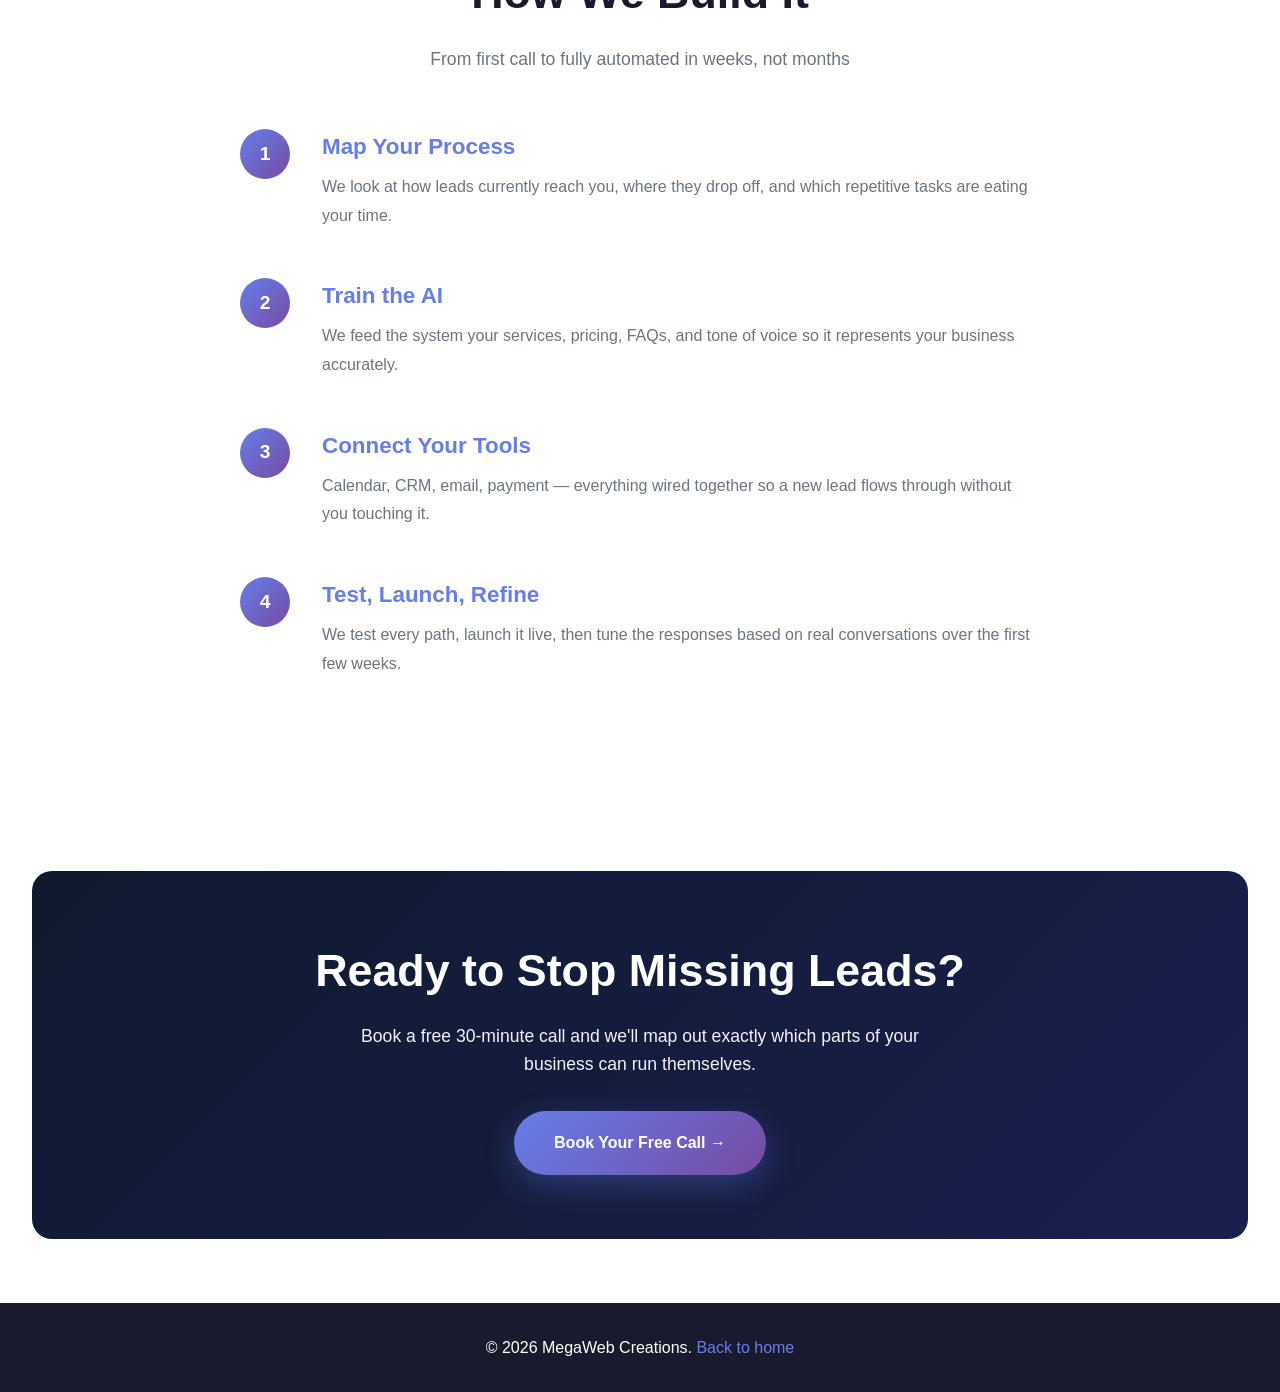
<file: ai-automation.html>
<!DOCTYPE html>
<html lang="en">
<head>
    <meta charset="UTF-8">
    <meta name="viewport" content="width=device-width, initial-scale=1.0">
    <title>AI Automation for Small Business | MegaWeb Creations</title>
    <meta name="description" content="AI chatbots, automated lead qualification, and 24/7 follow-up systems for small businesses. Never miss a lead again.">
    <meta name="keywords" content="AI automation, AI chatbots, business automation, workflow automation, CRM automation, lead qualification">
    <link rel="canonical" href="https://megawebcreations.com/ai-automation.html">
    <style>
        * { margin: 0; padding: 0; box-sizing: border-box; }

        :root {
            --primary: #667eea;
            --secondary: #764ba2;
            --dark: #0f1a2e;
            --light: #f5f7ff;
            --text: #1a1a2e;
            --gray: #6c757d;
        }

        html { scroll-behavior: smooth; }

        body {
            font-family: -apple-system, BlinkMacSystemFont, 'Segoe UI', Roboto, sans-serif;
            line-height: 1.6;
            color: var(--text);
            background: #ffffff;
        }

        header {
            background: rgba(255, 255, 255, 0.95);
            backdrop-filter: blur(10px);
            padding: 1.2rem 2rem;
            position: sticky;
            top: 0;
            z-index: 100;
            box-shadow: 0 2px 15px rgba(0, 0, 0, 0.05);
        }

        nav {
            max-width: 1400px;
            margin: 0 auto;
            display: flex;
            justify-content: space-between;
            align-items: center;
            gap: 2rem;
            flex-wrap: wrap;
        }

        .logo {
            font-size: 1.5rem;
            font-weight: 800;
            background: linear-gradient(135deg, #667eea 0%, #764ba2 100%);
            -webkit-background-clip: text;
            -webkit-text-fill-color: transparent;
            background-clip: text;
            text-decoration: none;
        }

        nav ul {
            display: flex;
            list-style: none;
            gap: 2rem;
            align-items: center;
        }

        nav a {
            text-decoration: none;
            color: var(--text);
            font-weight: 500;
            transition: color 0.3s;
        }

        nav a:hover { color: var(--primary); }

        .nav-cta {
            background: linear-gradient(135deg, #667eea 0%, #764ba2 100%);
            color: white !important;
            padding: 0.7rem 1.5rem;
            border-radius: 50px;
            box-shadow: 0 4px 15px rgba(102, 126, 234, 0.3);
            transition: all 0.3s ease;
        }

        .nav-cta:hover {
            transform: translateY(-2px);
            box-shadow: 0 6px 20px rgba(102, 126, 234, 0.4);
        }

        .hero {
            background: linear-gradient(135deg, #0f1a2e 0%, #1a1f4e 100%);
            color: white;
            padding: 6rem 2rem;
            text-align: center;
        }

        .hero h1 {
            font-size: 3rem;
            margin-bottom: 1rem;
            font-weight: 800;
        }

        .hero p {
            font-size: 1.3rem;
            max-width: 650px;
            margin: 0 auto 2rem;
            opacity: 0.95;
        }

        section {
            padding: 5rem 2rem;
            max-width: 1400px;
            margin: 0 auto;
        }

        h2 {
            font-size: 2.8rem;
            font-weight: 800;
            margin-bottom: 1rem;
            text-align: center;
            color: var(--text);
        }

        .section-sub {
            text-align: center;
            color: var(--gray);
            font-size: 1.1rem;
            max-width: 600px;
            margin: 0 auto 3.5rem;
        }

        .cards {
            display: grid;
            grid-template-columns: repeat(auto-fit, minmax(300px, 1fr));
            gap: 2.5rem;
        }

        .card {
            padding: 2.5rem;
            background: linear-gradient(135deg, var(--light) 0%, white 100%);
            border-radius: 15px;
            border: 1px solid #e9ecef;
            transition: all 0.3s ease;
        }

        .card:hover {
            transform: translateY(-5px);
            box-shadow: 0 15px 40px rgba(102, 126, 234, 0.15);
        }

        .card-icon { font-size: 2.5rem; margin-bottom: 1rem; }

        .card h3 {
            font-size: 1.4rem;
            margin-bottom: 1rem;
            color: var(--text);
        }

        .card p {
            color: var(--gray);
            line-height: 1.7;
        }

        .steps { max-width: 800px; margin: 0 auto; }

        .step {
            display: flex;
            gap: 2rem;
            margin-bottom: 3rem;
            align-items: flex-start;
        }

        .step-num {
            flex-shrink: 0;
            width: 50px;
            height: 50px;
            border-radius: 50%;
            background: linear-gradient(135deg, #667eea 0%, #764ba2 100%);
            color: white;
            display: flex;
            align-items: center;
            justify-content: center;
            font-weight: 700;
            font-size: 1.2rem;
        }

        .step h3 {
            font-size: 1.4rem;
            margin-bottom: 0.5rem;
            color: var(--primary);
        }

        .step p { color: var(--gray); line-height: 1.8; }

        .cta-band {
            background: linear-gradient(135deg, var(--dark) 0%, #1a1f4e 100%);
            color: white;
            padding: 4rem 2rem;
            border-radius: 20px;
            text-align: center;
            margin: 4rem 2rem;
        }

        .cta-band h2 { color: white; }

        .cta-band p {
            font-size: 1.1rem;
            opacity: 0.95;
            max-width: 600px;
            margin: 0 auto 2rem;
        }

        .btn {
            display: inline-block;
            background: linear-gradient(135deg, #667eea 0%, #764ba2 100%);
            color: white;
            padding: 1.2rem 2.5rem;
            border-radius: 50px;
            text-decoration: none;
            font-weight: 600;
            box-shadow: 0 10px 30px rgba(102, 126, 234, 0.3);
            transition: all 0.3s ease;
        }

        .btn:hover {
            transform: translateY(-3px);
            box-shadow: 0 15px 40px rgba(102, 126, 234, 0.4);
        }

        footer {
            background: #1a1a2e;
            color: white;
            text-align: center;
            padding: 2rem;
        }

        footer a { color: var(--primary); text-decoration: none; }

        @media (max-width: 768px) {
            .hero h1 { font-size: 2rem; }
            h2 { font-size: 2rem; }
            .step { flex-direction: column; gap: 1rem; }
            .cta-band { margin: 3rem 1rem; padding: 3rem 1.5rem; }
        }
    </style>
</head>
<body>
    <header>
        <nav>
            <a href="index.html" class="logo">MegaWeb Creations</a>
            <ul>
                <li><a href="web-design.html">Web Design</a></li>
                <li><a href="seo-services.html">SEO</a></li>
                <li><a href="index.html#portfolio">Portfolio</a></li>
                <li><a href="index.html#contact" class="nav-cta">Book Free Call</a></li>
            </ul>
        </nav>
    </header>

    <section class="hero">
        <h1>AI Automation That Never Sleeps</h1>
        <p>Smart chatbots, instant lead qualification, and automated follow-up that turn visitors into booked calls — 24 hours a day.</p>
    </section>

    <section>
        <h2>What AI Automation Does For You</h2>
        <p class="section-sub">Stop losing leads to slow response times</p>

        <div class="cards">
            <div class="card">
                <div class="card-icon">💬</div>
                <h3>AI Chatbots</h3>
                <p>Answer customer questions instantly, any hour of the day. Trained on your business so responses sound like you, not a robot.</p>
            </div>
            <div class="card">
                <div class="card-icon">🎯</div>
                <h3>Lead Qualification</h3>
                <p>Automatically ask the right questions, score each lead, and route the serious ones straight to you. Stop wasting time on tire-kickers.</p>
            </div>
            <div class="card">
                <div class="card-icon">📅</div>
                <h3>Automated Booking</h3>
                <p>Let prospects book calls directly into your calendar without a single back-and-forth email. Fewer no-shows, more conversations.</p>
            </div>
            <div class="card">
                <div class="card-icon">⚡</div>
                <h3>Instant Follow-Up</h3>
                <p>Respond within seconds of a form submission. Speed-to-lead is the single biggest factor in whether a prospect converts.</p>
            </div>
            <div class="card">
                <div class="card-icon">🔄</div>
                <h3>Workflow Automation</h3>
                <p>Connect your site to your CRM, email, and tools so data flows automatically. No copy-pasting, no dropped balls.</p>
            </div>
            <div class="card">
                <div class="card-icon">📊</div>
                <h3>CRM Integration</h3>
                <p>Every lead lands in your CRM with full context — where they came from, what they asked, and what they need next.</p>
            </div>
        </div>
    </section>

    <section>
        <h2>How We Build It</h2>
        <p class="section-sub">From first call to fully automated in weeks, not months</p>

        <div class="steps">
            <div class="step">
                <div class="step-num">1</div>
                <div>
                    <h3>Map Your Process</h3>
                    <p>We look at how leads currently reach you, where they drop off, and which repetitive tasks are eating your time.</p>
                </div>
            </div>
            <div class="step">
                <div class="step-num">2</div>
                <div>
                    <h3>Train the AI</h3>
                    <p>We feed the system your services, pricing, FAQs, and tone of voice so it represents your business accurately.</p>
                </div>
            </div>
            <div class="step">
                <div class="step-num">3</div>
                <div>
                    <h3>Connect Your Tools</h3>
                    <p>Calendar, CRM, email, payment — everything wired together so a new lead flows through without you touching it.</p>
                </div>
            </div>
            <div class="step">
                <div class="step-num">4</div>
                <div>
                    <h3>Test, Launch, Refine</h3>
                    <p>We test every path, launch it live, then tune the responses based on real conversations over the first few weeks.</p>
                </div>
            </div>
        </div>
    </section>

    <section class="cta-band">
        <h2>Ready to Stop Missing Leads?</h2>
        <p>Book a free 30-minute call and we'll map out exactly which parts of your business can run themselves.</p>
        <a href="index.html#contact" class="btn">Book Your Free Call →</a>
    </section>

    <footer>
        <p>&copy; 2026 MegaWeb Creations. <a href="index.html">Back to home</a></p>
    </footer>
</body>
</html>
</file>
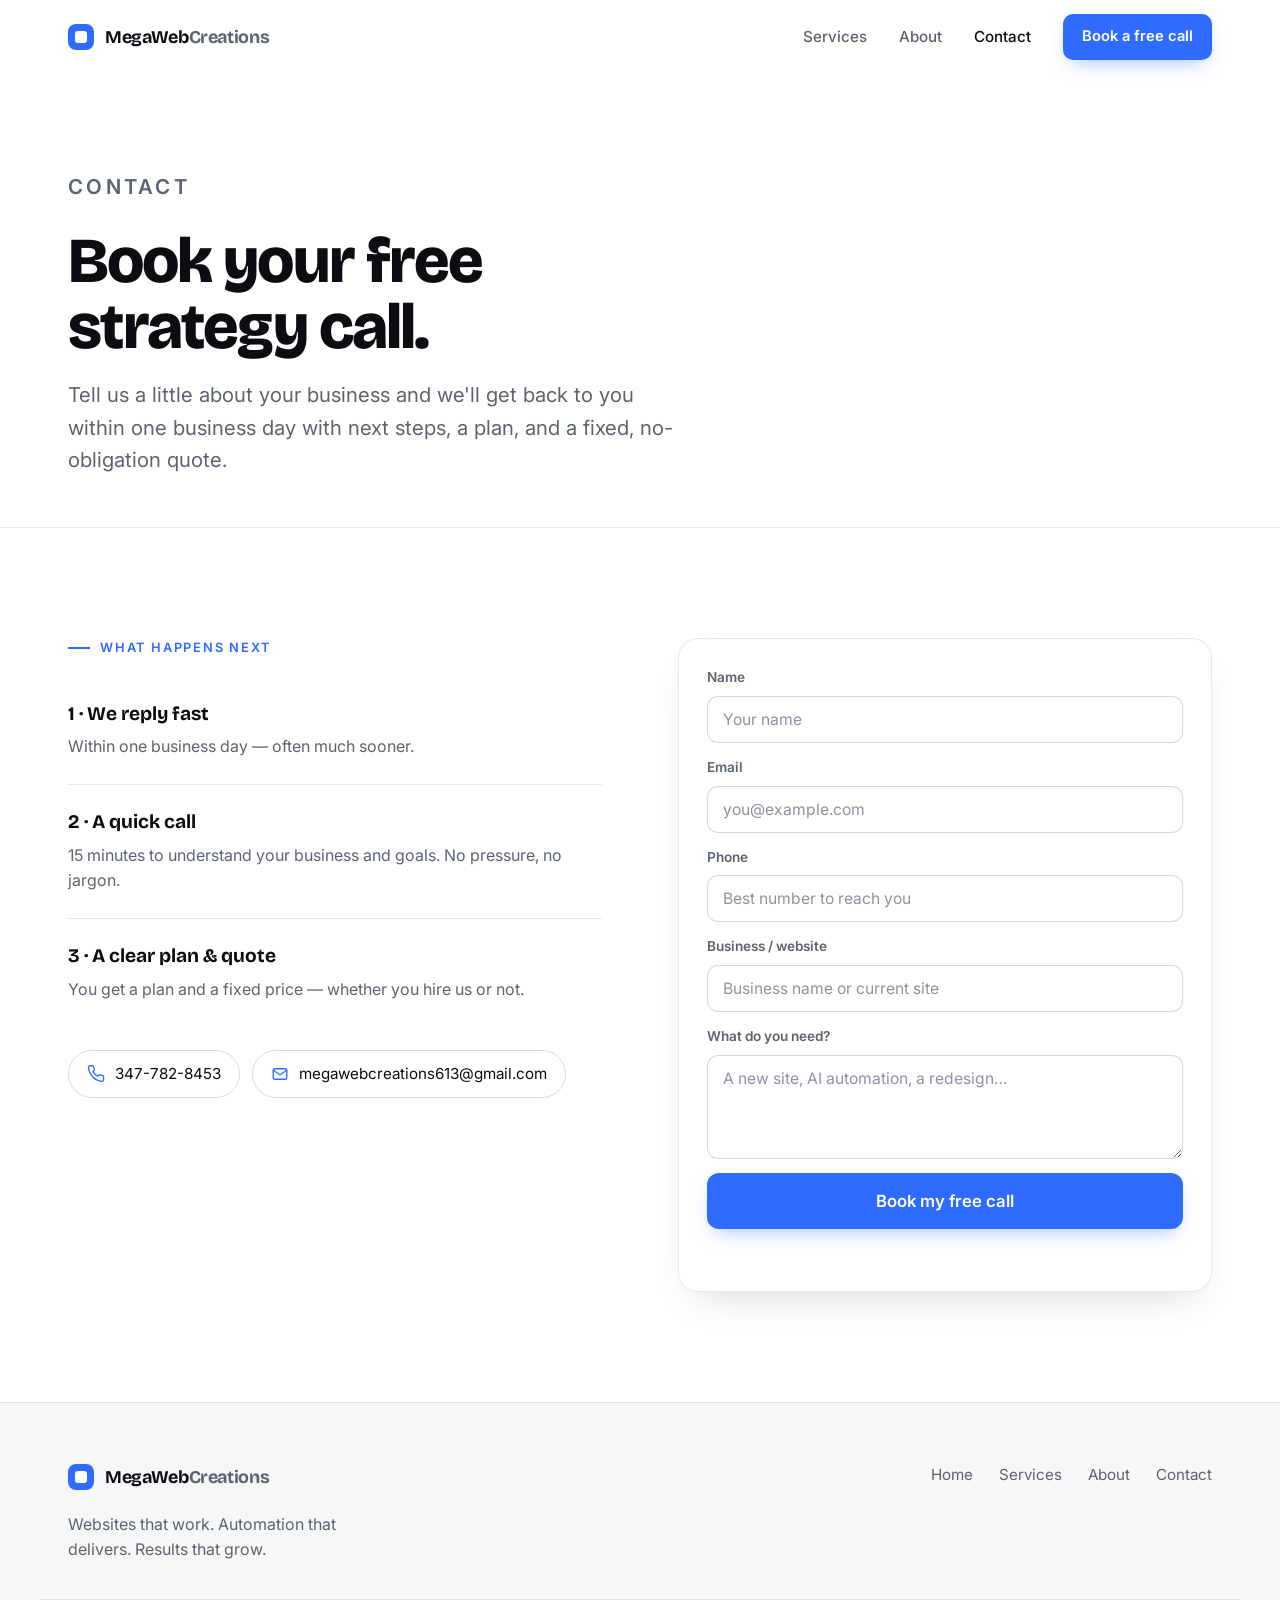
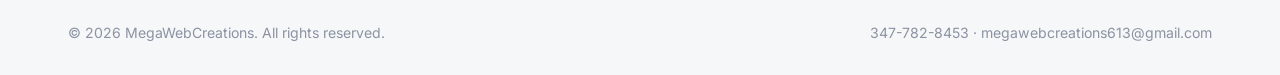
<file: contact.html>
<!DOCTYPE html>
<html lang="en">
<head>
  <meta charset="UTF-8" />
  <meta name="viewport" content="width=device-width, initial-scale=1.0" />
  <title>Contact — Book a Free Strategy Call | MegaWebCreations</title>
  <meta name="description" content="Book a free, no-pressure strategy call with MegaWebCreations. Tell us about your business and we'll reply within one business day with a plan and a fixed quote." />
  <link rel="canonical" href="https://megawebcreations.com/contact.html" />
  <meta name="theme-color" content="#2f6bff" />
  <link rel="icon" href="favicon.svg" type="image/svg+xml" />
  <meta property="og:type" content="website" />
  <meta property="og:title" content="Contact MegaWebCreations — book a free strategy call" />
  <meta property="og:description" content="Tell us about your business and we'll reply within one business day with a plan and a fixed quote." />
  <meta property="og:url" content="https://megawebcreations.com/contact.html" />
  <meta property="og:image" content="https://megawebcreations.com/og.svg" />
  <meta name="twitter:card" content="summary_large_image" />
  <link rel="preconnect" href="https://fonts.googleapis.com" />
  <link rel="preconnect" href="https://fonts.gstatic.com" crossorigin />
  <link href="https://fonts.googleapis.com/css2?family=Bricolage+Grotesque:opsz,wght@12..96,600;12..96,700;12..96,800&family=Inter:wght@400;500;600&display=swap" rel="stylesheet" />
  <link rel="stylesheet" href="styles.css" />
  <script type="application/ld+json">
  {"@context":"https://schema.org","@type":"ProfessionalService","name":"MegaWebCreations","url":"https://megawebcreations.com/","telephone":"+1-347-782-8453","email":"megawebcreations613@gmail.com","areaServed":"United States","priceRange":"$$","contactPoint":{"@type":"ContactPoint","telephone":"+1-347-782-8453","contactType":"sales","email":"megawebcreations613@gmail.com"}}
  </script>
</head>
<body>
  <header class="nav" id="nav">
    <div class="container nav__inner">
      <a href="index.html" class="brand" aria-label="MegaWebCreations home"><span class="brand__mark" aria-hidden="true"></span><span class="brand__name">MegaWeb<span>Creations</span></span></a>
      <nav class="nav__links" id="navLinks" aria-label="Primary">
        <a href="services.html">Services</a>
        <a href="about.html">About</a>
        <a href="contact.html" class="active">Contact</a>
        <a href="contact.html" class="btn btn--sm btn--accent mag">Book a free call</a>
      </nav>
      <button class="nav__toggle" id="navToggle" aria-label="Menu" aria-expanded="false"><span></span><span></span></button>
    </div>
  </header>

  <main>
    <section class="page-hero">
      <div class="container">
        <p class="eyebrow reveal">Contact</p>
        <h1 class="reveal">Book your free strategy call.</h1>
        <p class="reveal">Tell us a little about your business and we'll get back to you within one business day with next steps, a plan, and a fixed, no-obligation quote.</p>
      </div>
    </section>

    <section class="section">
      <div class="container grid2 grid2--top">
        <div class="reveal">
          <p class="kicker">What happens next</p>
          <ul class="promise">
            <li><b>1 · We reply fast</b><span>Within one business day — often much sooner.</span></li>
            <li><b>2 · A quick call</b><span>15 minutes to understand your business and goals. No pressure, no jargon.</span></li>
            <li><b>3 · A clear plan &amp; quote</b><span>You get a plan and a fixed price — whether you hire us or not.</span></li>
          </ul>
          <div class="cta__contacts" style="margin-top:26px">
            <a href="tel:+13477828453" class="cta__chip" style="border-color:var(--line-2);color:var(--ink)"><svg viewBox="0 0 24 24" style="stroke:var(--accent)"><path d="M22 16.9v3a2 2 0 0 1-2.2 2 19.8 19.8 0 0 1-8.6-3.1 19.5 19.5 0 0 1-6-6A19.8 19.8 0 0 1 2 3.2 2 2 0 0 1 4 1h3a2 2 0 0 1 2 1.7c.1 1 .4 1.9.7 2.8a2 2 0 0 1-.5 2.1L8 8.9a16 16 0 0 0 6 6l1.3-1.3a2 2 0 0 1 2.1-.4c.9.3 1.8.6 2.8.7A2 2 0 0 1 22 16.9z"/></svg><span>347-782-8453</span></a>
            <a href="mailto:megawebcreations613@gmail.com" class="cta__chip" style="border-color:var(--line-2);color:var(--ink)"><svg viewBox="0 0 24 24" style="stroke:var(--accent)"><rect x="3" y="5" width="18" height="14" rx="2"/><path d="m3 7 9 6 9-6"/></svg><span>megawebcreations613@gmail.com</span></a>
          </div>
        </div>

        <form class="form reveal" id="contactForm" novalidate>
          <input type="hidden" name="_subject" value="New strategy-call request — MegaWebCreations" />
          <input type="text" name="_gotcha" tabindex="-1" autocomplete="off" aria-hidden="true" style="position:absolute;left:-9999px" />
          <div class="field"><label for="name">Name</label><input id="name" name="name" type="text" required placeholder="Your name" /></div>
          <div class="field"><label for="email">Email</label><input id="email" name="email" type="email" required placeholder="you@example.com" /></div>
          <div class="field"><label for="phone">Phone</label><input id="phone" name="phone" type="tel" placeholder="Best number to reach you" /></div>
          <div class="field"><label for="business">Business / website</label><input id="business" name="business" type="text" placeholder="Business name or current site" /></div>
          <div class="field"><label for="message">What do you need?</label><textarea id="message" name="message" rows="4" required placeholder="A new site, AI automation, a redesign…"></textarea></div>
          <button type="submit" class="btn btn--accent btn--full btn--lg">Book my free call</button>
          <p class="form__note" id="formNote" role="status" aria-live="polite"></p>
        </form>
      </div>
    </section>
  </main>

  <footer class="footer">
    <div class="container footer__inner">
      <div><a href="index.html" class="brand"><span class="brand__mark" aria-hidden="true"></span><span class="brand__name">MegaWeb<span>Creations</span></span></a><p class="footer__tag">Websites that work. Automation that delivers. Results that grow.</p></div>
      <nav class="footer__links" aria-label="Footer"><a href="index.html">Home</a><a href="services.html">Services</a><a href="about.html">About</a><a href="contact.html">Contact</a></nav>
    </div>
    <div class="container footer__bottom"><span>© <span id="year"></span> MegaWebCreations. All rights reserved.</span><span><a href="tel:+13477828453">347-782-8453</a> · <a href="mailto:megawebcreations613@gmail.com">megawebcreations613@gmail.com</a></span></div>
  </footer>
  <script src="script.js"></script>
</body>
</html>
</file>
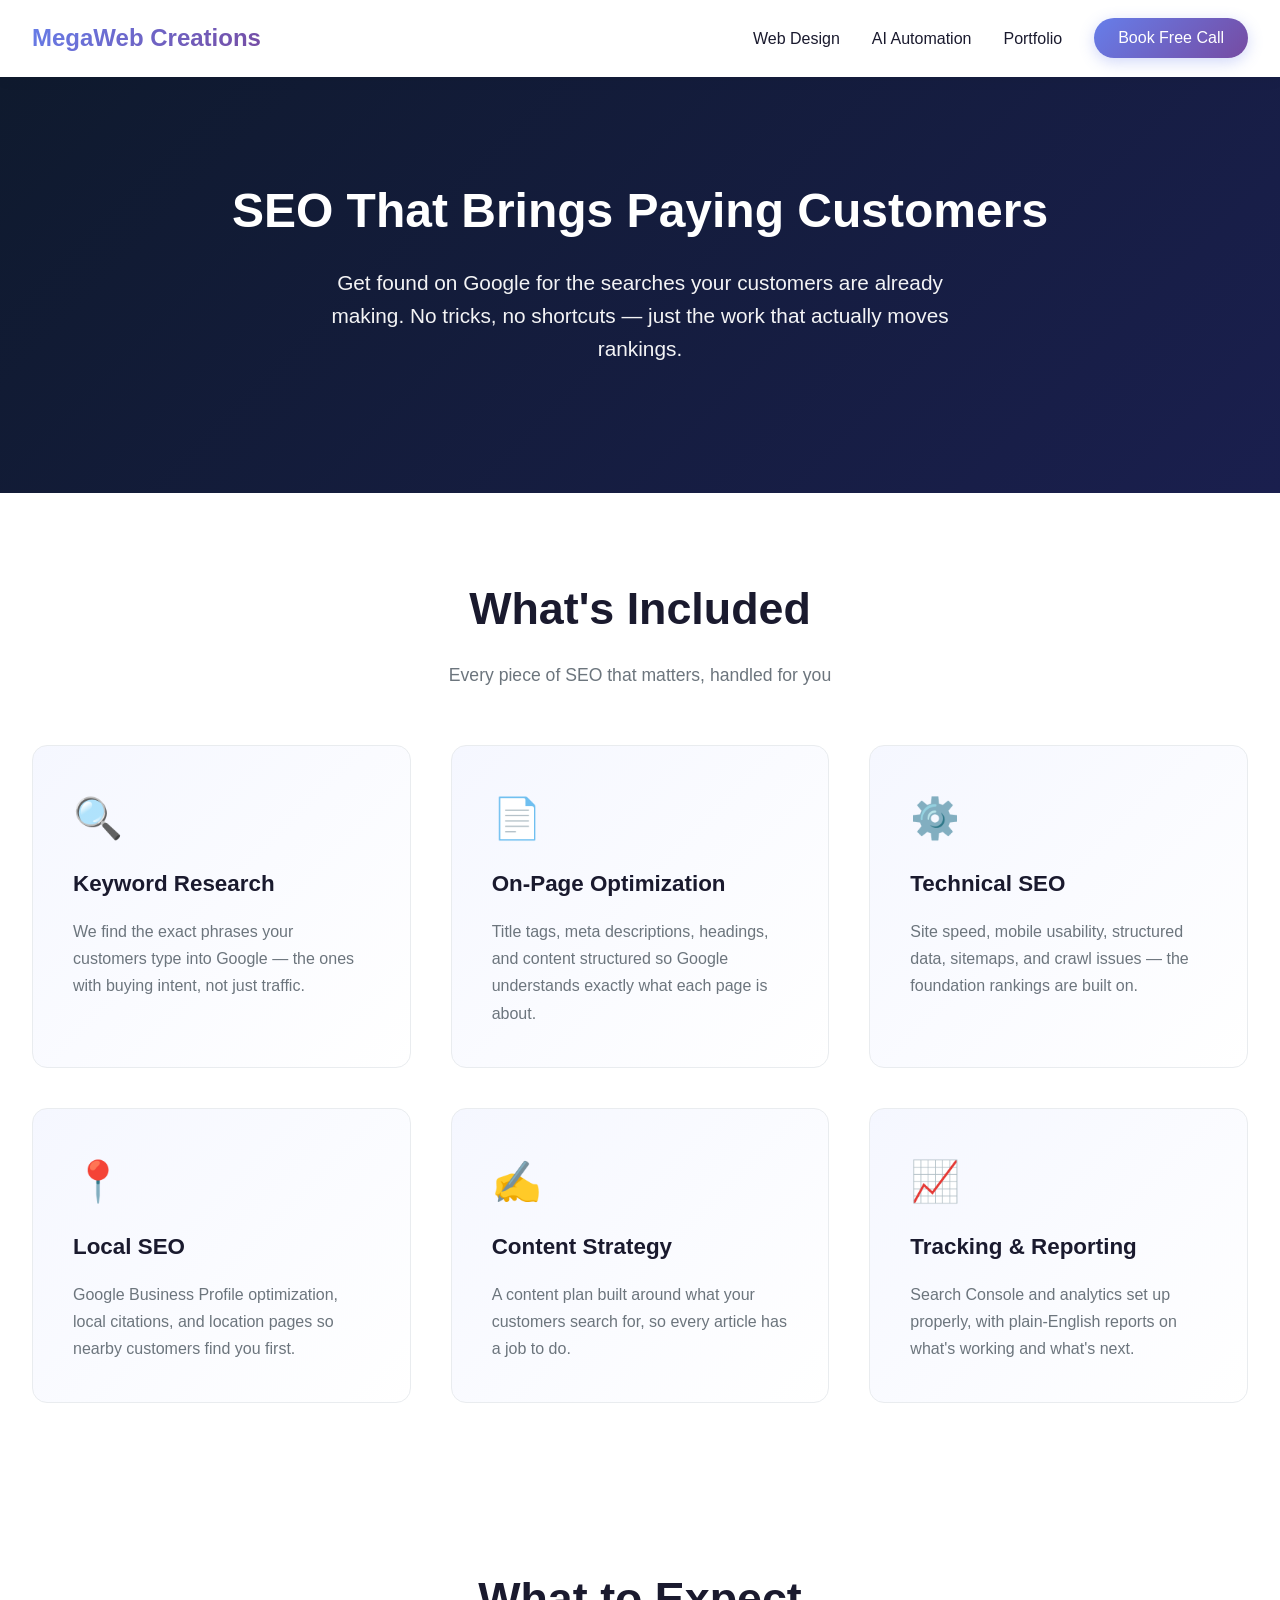
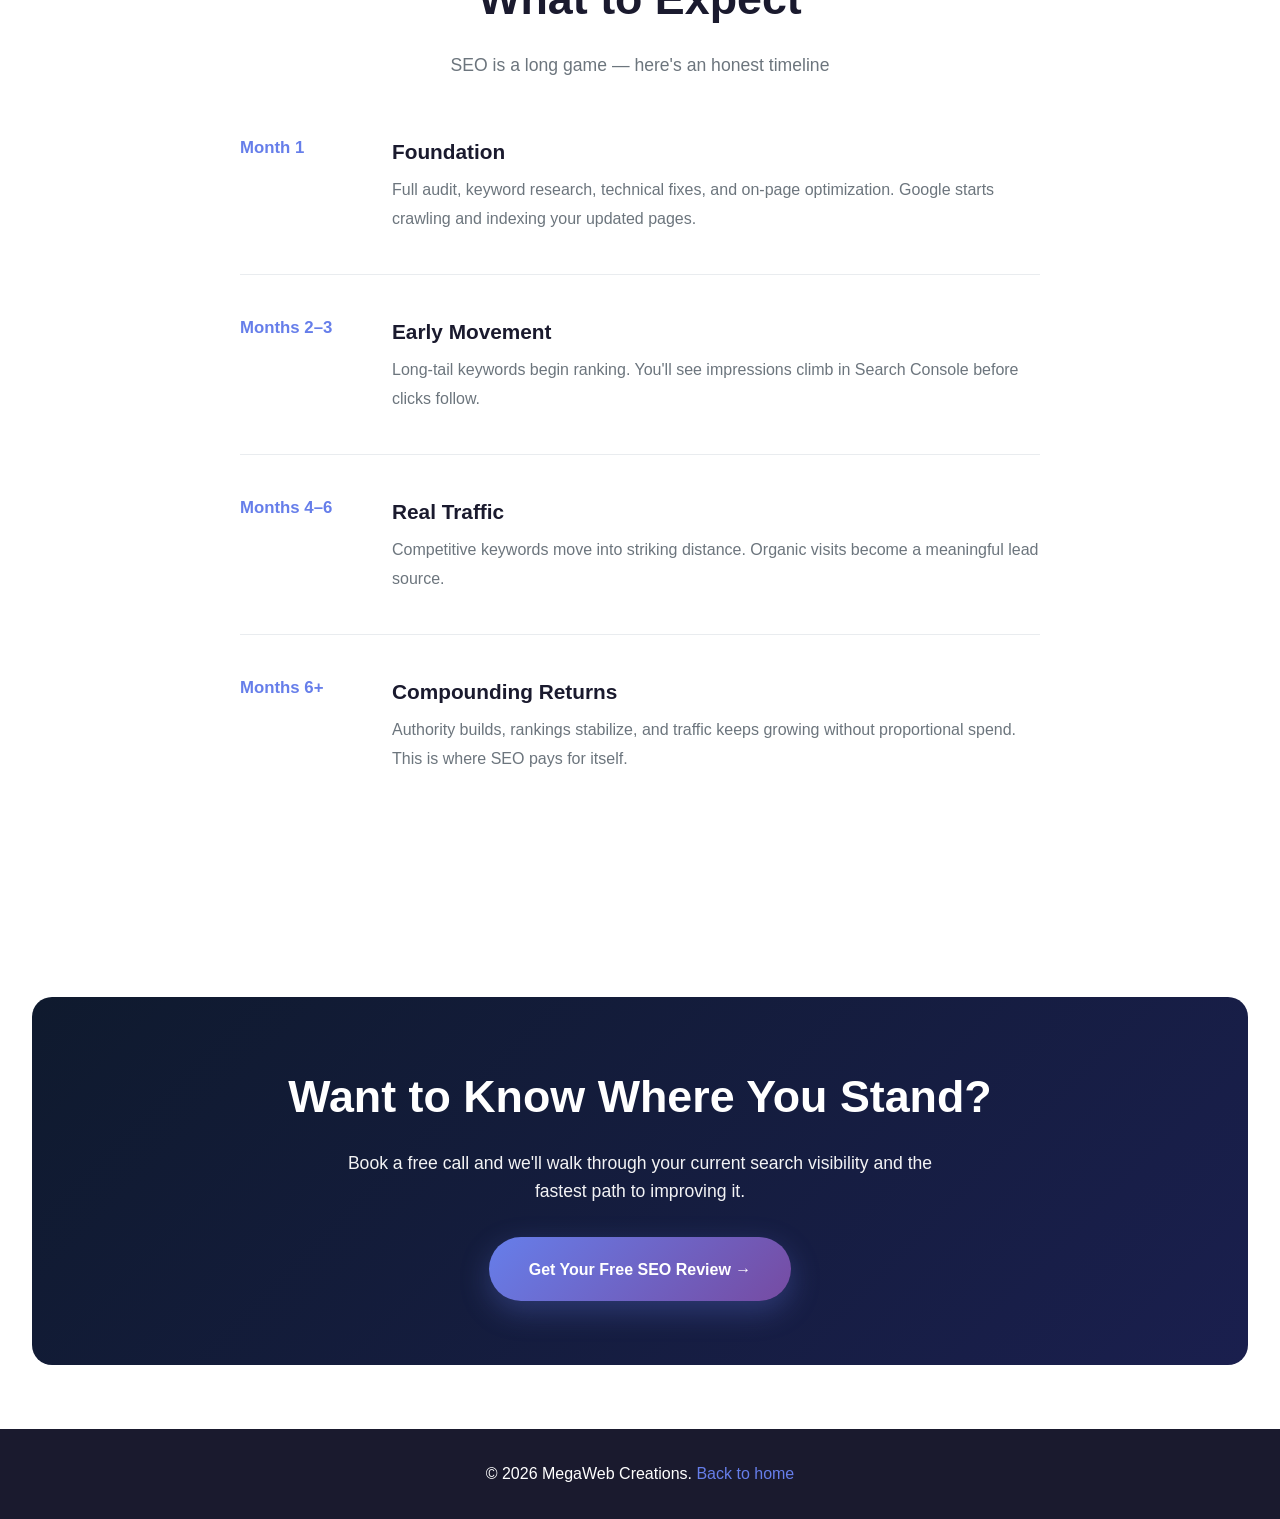
<file: seo-services.html>
<!DOCTYPE html>
<html lang="en">
<head>
    <meta charset="UTF-8">
    <meta name="viewport" content="width=device-width, initial-scale=1.0">
    <title>SEO Services for Small Business | MegaWeb Creations</title>
    <meta name="description" content="Get found on Google. SEO services for small businesses — keyword research, on-page optimization, local SEO, and technical fixes that bring paying customers.">
    <meta name="keywords" content="SEO services, small business SEO, local SEO, keyword research, on-page optimization, Google rankings">
    <link rel="canonical" href="https://megawebcreations.com/seo-services.html">
    <style>
        * { margin: 0; padding: 0; box-sizing: border-box; }

        :root {
            --primary: #667eea;
            --secondary: #764ba2;
            --dark: #0f1a2e;
            --light: #f5f7ff;
            --text: #1a1a2e;
            --gray: #6c757d;
        }

        html { scroll-behavior: smooth; }

        body {
            font-family: -apple-system, BlinkMacSystemFont, 'Segoe UI', Roboto, sans-serif;
            line-height: 1.6;
            color: var(--text);
            background: #ffffff;
        }

        header {
            background: rgba(255, 255, 255, 0.95);
            backdrop-filter: blur(10px);
            padding: 1.2rem 2rem;
            position: sticky;
            top: 0;
            z-index: 100;
            box-shadow: 0 2px 15px rgba(0, 0, 0, 0.05);
        }

        nav {
            max-width: 1400px;
            margin: 0 auto;
            display: flex;
            justify-content: space-between;
            align-items: center;
            gap: 2rem;
            flex-wrap: wrap;
        }

        .logo {
            font-size: 1.5rem;
            font-weight: 800;
            background: linear-gradient(135deg, #667eea 0%, #764ba2 100%);
            -webkit-background-clip: text;
            -webkit-text-fill-color: transparent;
            background-clip: text;
            text-decoration: none;
        }

        nav ul {
            display: flex;
            list-style: none;
            gap: 2rem;
            align-items: center;
        }

        nav a {
            text-decoration: none;
            color: var(--text);
            font-weight: 500;
            transition: color 0.3s;
        }

        nav a:hover { color: var(--primary); }

        .nav-cta {
            background: linear-gradient(135deg, #667eea 0%, #764ba2 100%);
            color: white !important;
            padding: 0.7rem 1.5rem;
            border-radius: 50px;
            box-shadow: 0 4px 15px rgba(102, 126, 234, 0.3);
            transition: all 0.3s ease;
        }

        .nav-cta:hover {
            transform: translateY(-2px);
            box-shadow: 0 6px 20px rgba(102, 126, 234, 0.4);
        }

        .hero {
            background: linear-gradient(135deg, #0f1a2e 0%, #1a1f4e 100%);
            color: white;
            padding: 6rem 2rem;
            text-align: center;
        }

        .hero h1 {
            font-size: 3rem;
            margin-bottom: 1rem;
            font-weight: 800;
        }

        .hero p {
            font-size: 1.3rem;
            max-width: 650px;
            margin: 0 auto 2rem;
            opacity: 0.95;
        }

        section {
            padding: 5rem 2rem;
            max-width: 1400px;
            margin: 0 auto;
        }

        h2 {
            font-size: 2.8rem;
            font-weight: 800;
            margin-bottom: 1rem;
            text-align: center;
            color: var(--text);
        }

        .section-sub {
            text-align: center;
            color: var(--gray);
            font-size: 1.1rem;
            max-width: 600px;
            margin: 0 auto 3.5rem;
        }

        .cards {
            display: grid;
            grid-template-columns: repeat(auto-fit, minmax(300px, 1fr));
            gap: 2.5rem;
        }

        .card {
            padding: 2.5rem;
            background: linear-gradient(135deg, var(--light) 0%, white 100%);
            border-radius: 15px;
            border: 1px solid #e9ecef;
            transition: all 0.3s ease;
        }

        .card:hover {
            transform: translateY(-5px);
            box-shadow: 0 15px 40px rgba(102, 126, 234, 0.15);
        }

        .card-icon { font-size: 2.5rem; margin-bottom: 1rem; }

        .card h3 {
            font-size: 1.4rem;
            margin-bottom: 1rem;
            color: var(--text);
        }

        .card p {
            color: var(--gray);
            line-height: 1.7;
        }

        .timeline { max-width: 800px; margin: 0 auto; }

        .phase {
            display: flex;
            gap: 2rem;
            margin-bottom: 2.5rem;
            align-items: flex-start;
            padding-bottom: 2.5rem;
            border-bottom: 1px solid #e9ecef;
        }

        .phase:last-child { border-bottom: none; }

        .phase-time {
            flex-shrink: 0;
            width: 120px;
            font-weight: 700;
            color: var(--primary);
            font-size: 1.05rem;
        }

        .phase h3 {
            font-size: 1.3rem;
            margin-bottom: 0.5rem;
            color: var(--text);
        }

        .phase p { color: var(--gray); line-height: 1.8; }

        .cta-band {
            background: linear-gradient(135deg, var(--dark) 0%, #1a1f4e 100%);
            color: white;
            padding: 4rem 2rem;
            border-radius: 20px;
            text-align: center;
            margin: 4rem 2rem;
        }

        .cta-band h2 { color: white; }

        .cta-band p {
            font-size: 1.1rem;
            opacity: 0.95;
            max-width: 600px;
            margin: 0 auto 2rem;
        }

        .btn {
            display: inline-block;
            background: linear-gradient(135deg, #667eea 0%, #764ba2 100%);
            color: white;
            padding: 1.2rem 2.5rem;
            border-radius: 50px;
            text-decoration: none;
            font-weight: 600;
            box-shadow: 0 10px 30px rgba(102, 126, 234, 0.3);
            transition: all 0.3s ease;
        }

        .btn:hover {
            transform: translateY(-3px);
            box-shadow: 0 15px 40px rgba(102, 126, 234, 0.4);
        }

        footer {
            background: #1a1a2e;
            color: white;
            text-align: center;
            padding: 2rem;
        }

        footer a { color: var(--primary); text-decoration: none; }

        @media (max-width: 768px) {
            .hero h1 { font-size: 2rem; }
            h2 { font-size: 2rem; }
            .phase { flex-direction: column; gap: 0.5rem; }
            .phase-time { width: auto; }
            .cta-band { margin: 3rem 1rem; padding: 3rem 1.5rem; }
        }
    </style>
</head>
<body>
    <header>
        <nav>
            <a href="index.html" class="logo">MegaWeb Creations</a>
            <ul>
                <li><a href="web-design.html">Web Design</a></li>
                <li><a href="ai-automation.html">AI Automation</a></li>
                <li><a href="index.html#portfolio">Portfolio</a></li>
                <li><a href="index.html#contact" class="nav-cta">Book Free Call</a></li>
            </ul>
        </nav>
    </header>

    <section class="hero">
        <h1>SEO That Brings Paying Customers</h1>
        <p>Get found on Google for the searches your customers are already making. No tricks, no shortcuts — just the work that actually moves rankings.</p>
    </section>

    <section>
        <h2>What's Included</h2>
        <p class="section-sub">Every piece of SEO that matters, handled for you</p>

        <div class="cards">
            <div class="card">
                <div class="card-icon">🔍</div>
                <h3>Keyword Research</h3>
                <p>We find the exact phrases your customers type into Google — the ones with buying intent, not just traffic.</p>
            </div>
            <div class="card">
                <div class="card-icon">📄</div>
                <h3>On-Page Optimization</h3>
                <p>Title tags, meta descriptions, headings, and content structured so Google understands exactly what each page is about.</p>
            </div>
            <div class="card">
                <div class="card-icon">⚙️</div>
                <h3>Technical SEO</h3>
                <p>Site speed, mobile usability, structured data, sitemaps, and crawl issues — the foundation rankings are built on.</p>
            </div>
            <div class="card">
                <div class="card-icon">📍</div>
                <h3>Local SEO</h3>
                <p>Google Business Profile optimization, local citations, and location pages so nearby customers find you first.</p>
            </div>
            <div class="card">
                <div class="card-icon">✍️</div>
                <h3>Content Strategy</h3>
                <p>A content plan built around what your customers search for, so every article has a job to do.</p>
            </div>
            <div class="card">
                <div class="card-icon">📈</div>
                <h3>Tracking & Reporting</h3>
                <p>Search Console and analytics set up properly, with plain-English reports on what's working and what's next.</p>
            </div>
        </div>
    </section>

    <section>
        <h2>What to Expect</h2>
        <p class="section-sub">SEO is a long game — here's an honest timeline</p>

        <div class="timeline">
            <div class="phase">
                <div class="phase-time">Month 1</div>
                <div>
                    <h3>Foundation</h3>
                    <p>Full audit, keyword research, technical fixes, and on-page optimization. Google starts crawling and indexing your updated pages.</p>
                </div>
            </div>
            <div class="phase">
                <div class="phase-time">Months 2–3</div>
                <div>
                    <h3>Early Movement</h3>
                    <p>Long-tail keywords begin ranking. You'll see impressions climb in Search Console before clicks follow.</p>
                </div>
            </div>
            <div class="phase">
                <div class="phase-time">Months 4–6</div>
                <div>
                    <h3>Real Traffic</h3>
                    <p>Competitive keywords move into striking distance. Organic visits become a meaningful lead source.</p>
                </div>
            </div>
            <div class="phase">
                <div class="phase-time">Months 6+</div>
                <div>
                    <h3>Compounding Returns</h3>
                    <p>Authority builds, rankings stabilize, and traffic keeps growing without proportional spend. This is where SEO pays for itself.</p>
                </div>
            </div>
        </div>
    </section>

    <section class="cta-band">
        <h2>Want to Know Where You Stand?</h2>
        <p>Book a free call and we'll walk through your current search visibility and the fastest path to improving it.</p>
        <a href="index.html#contact" class="btn">Get Your Free SEO Review →</a>
    </section>

    <footer>
        <p>&copy; 2026 MegaWeb Creations. <a href="index.html">Back to home</a></p>
    </footer>
</body>
</html>
</file>
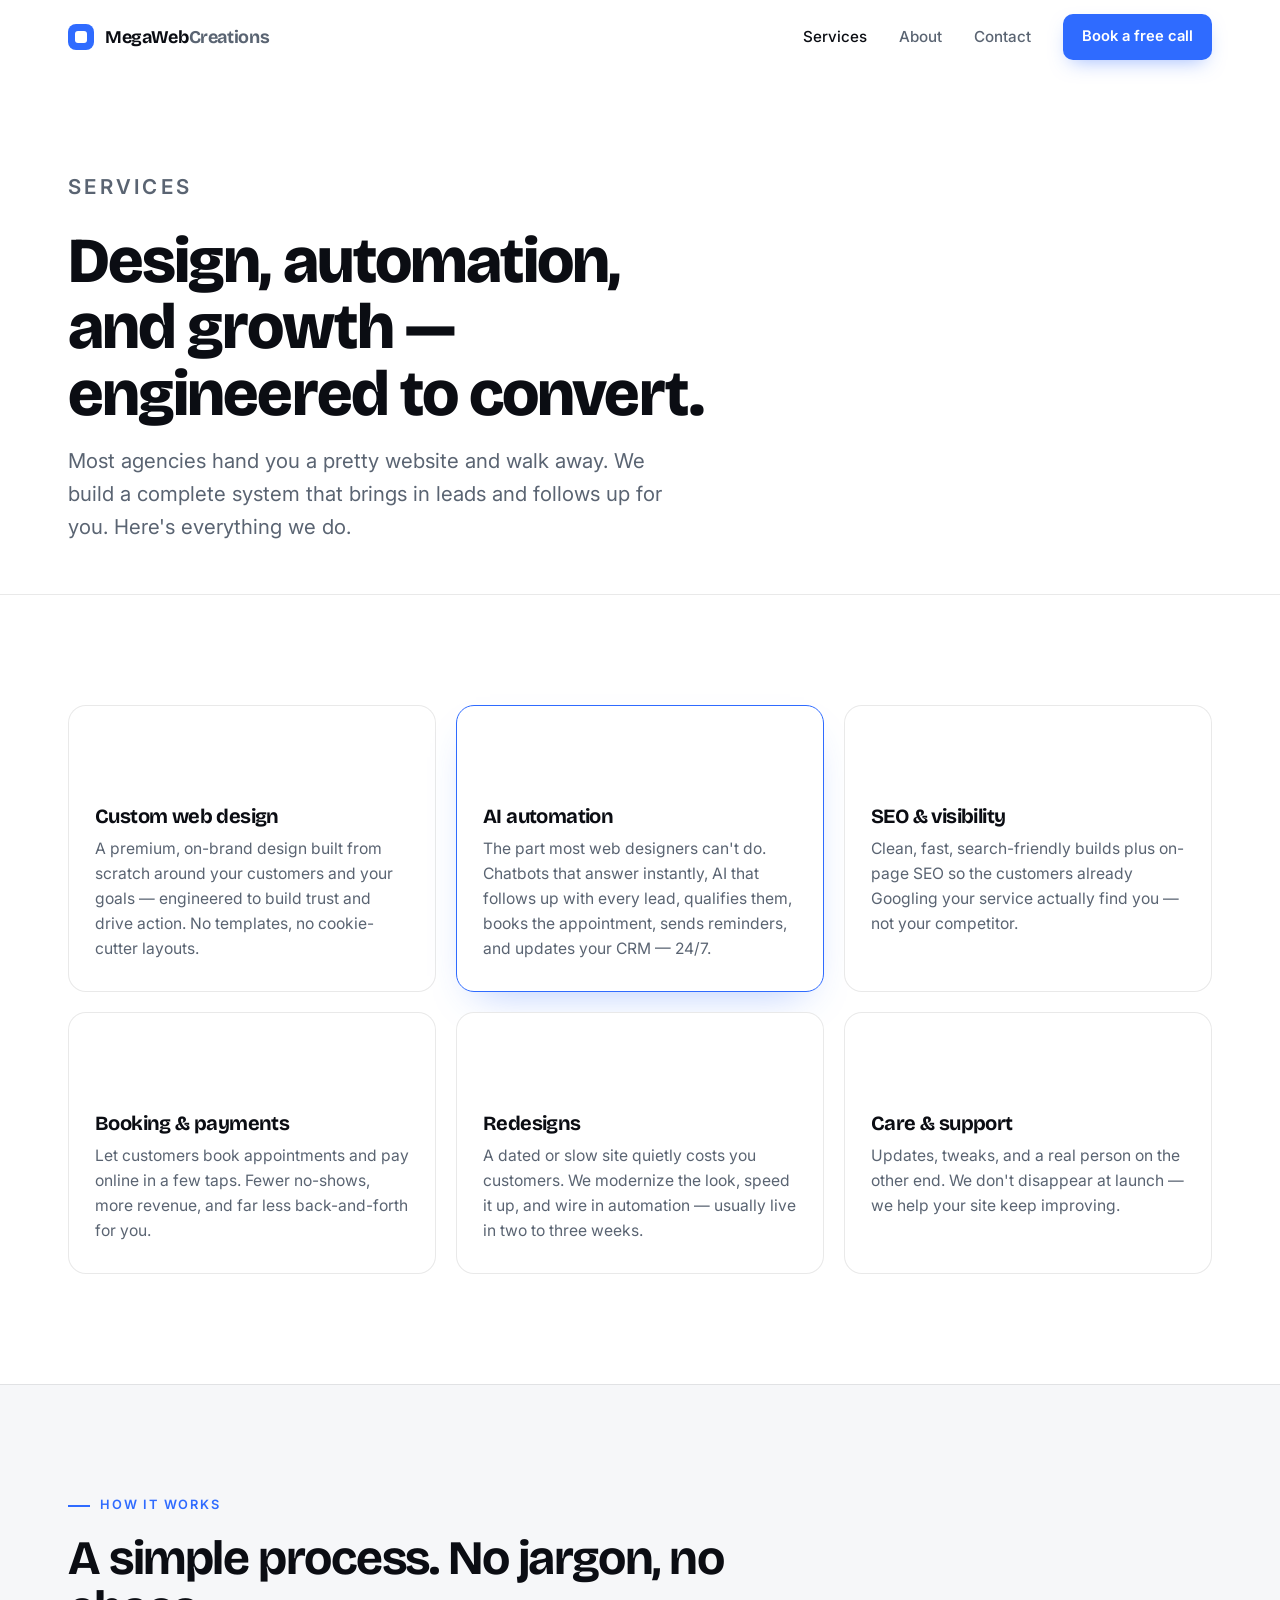
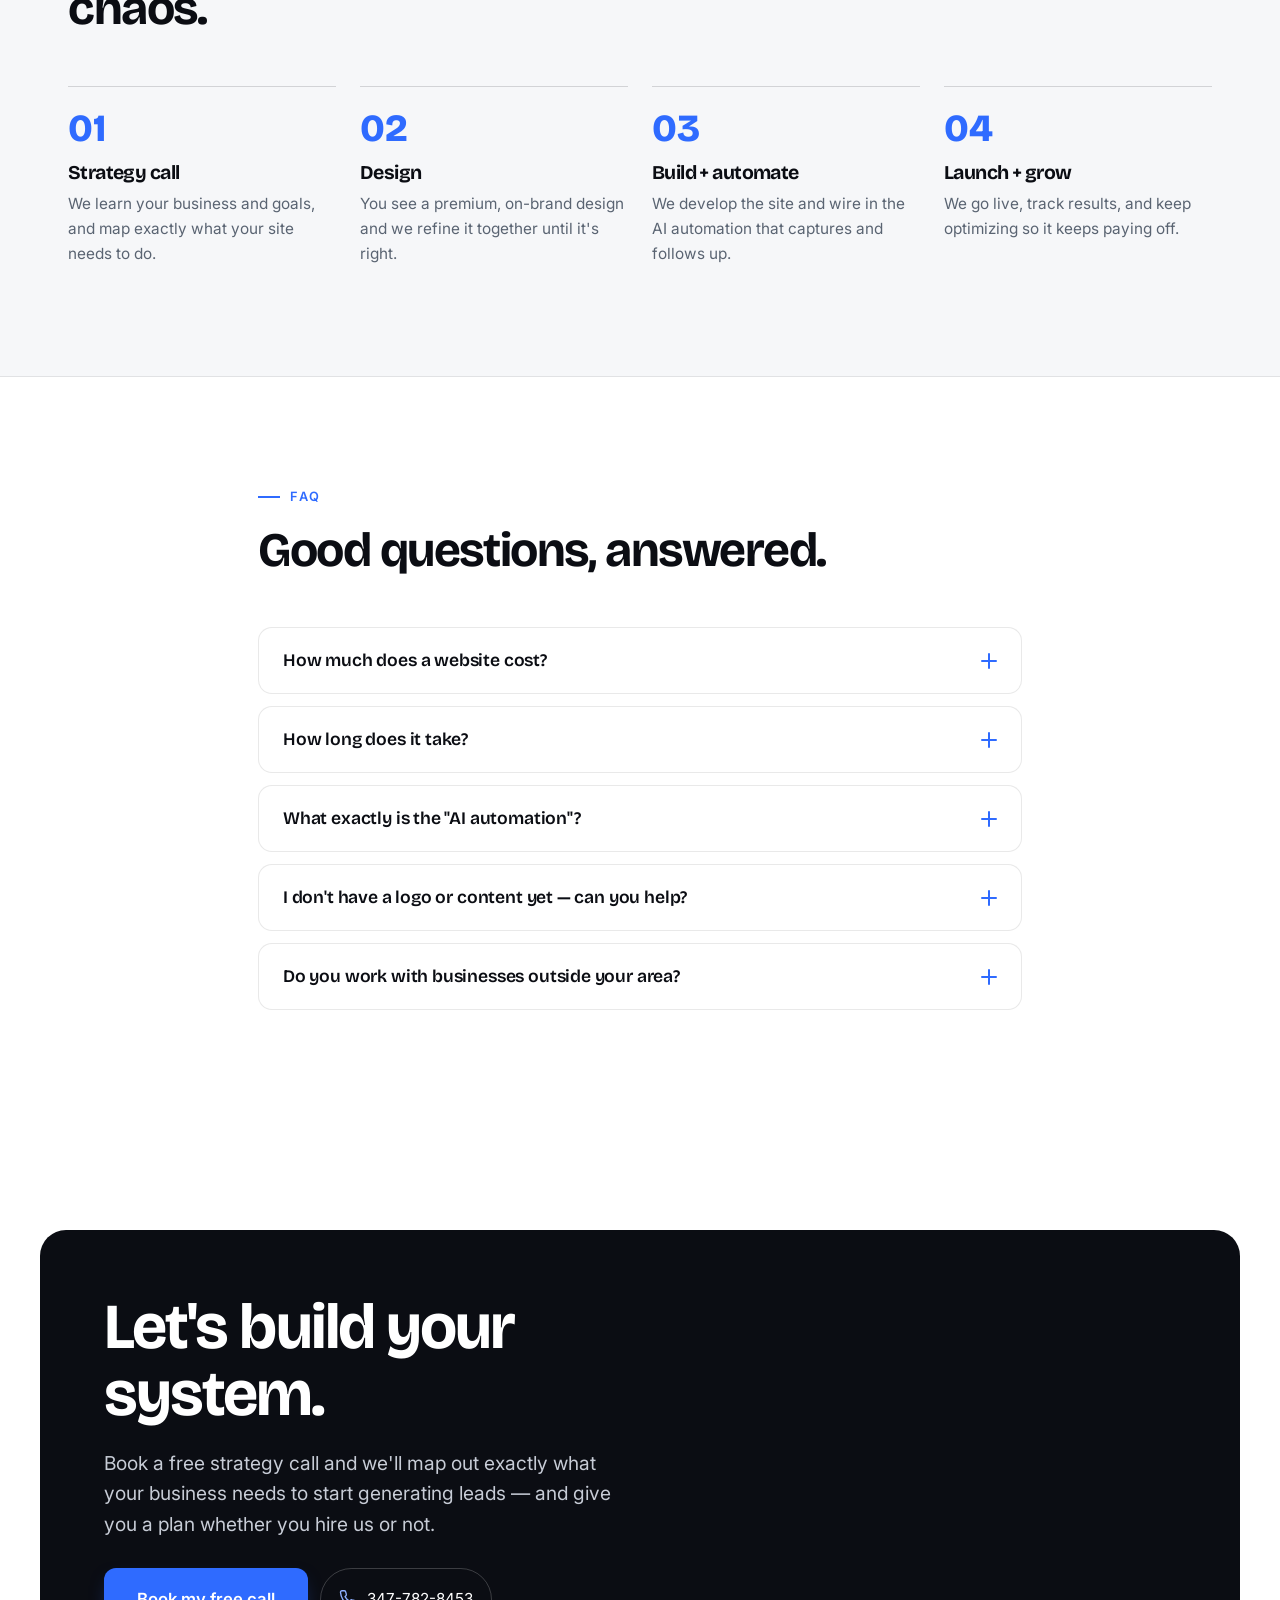
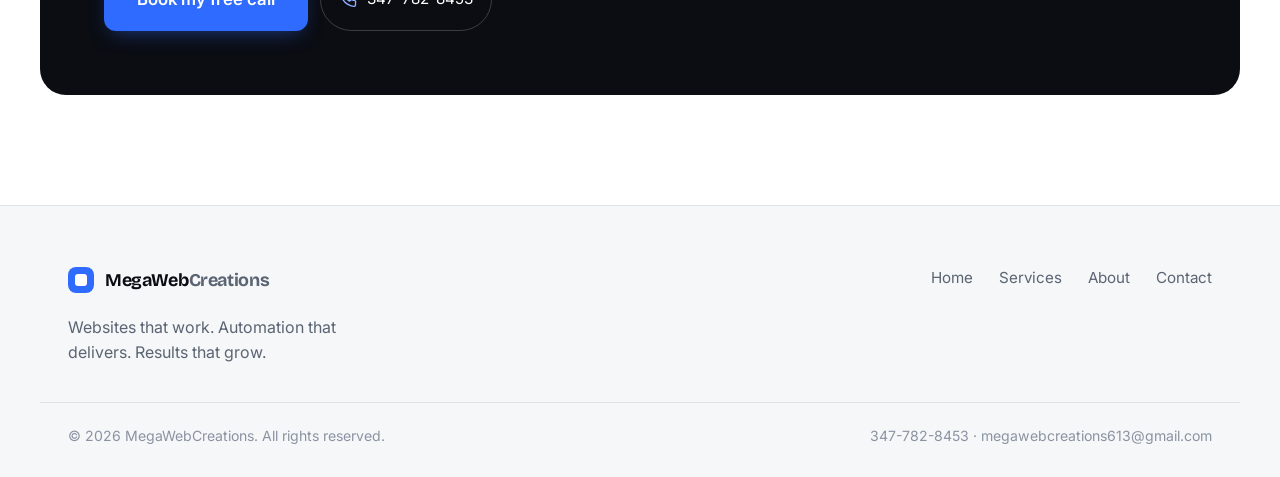
<file: services.html>
<!DOCTYPE html>
<html lang="en">
<head>
  <meta charset="UTF-8" />
  <meta name="viewport" content="width=device-width, initial-scale=1.0" />
  <title>Services — Web Design, AI Automation &amp; SEO | MegaWebCreations</title>
  <meta name="description" content="Custom web design, AI automation, SEO, booking &amp; payments, redesigns, and ongoing support for small businesses. A complete system built to turn visitors into customers." />
  <link rel="canonical" href="https://megawebcreations.com/services.html" />
  <meta name="theme-color" content="#2f6bff" />
  <link rel="icon" href="favicon.svg" type="image/svg+xml" />
  <meta property="og:type" content="website" />
  <meta property="og:title" content="Services — Web Design, AI Automation & SEO | MegaWebCreations" />
  <meta property="og:description" content="A complete system: custom web design + AI automation + SEO, built to turn visitors into customers." />
  <meta property="og:url" content="https://megawebcreations.com/services.html" />
  <meta property="og:image" content="https://megawebcreations.com/og.svg" />
  <meta name="twitter:card" content="summary_large_image" />
  <link rel="preconnect" href="https://fonts.googleapis.com" />
  <link rel="preconnect" href="https://fonts.gstatic.com" crossorigin />
  <link href="https://fonts.googleapis.com/css2?family=Bricolage+Grotesque:opsz,wght@12..96,600;12..96,700;12..96,800&family=Inter:wght@400;500;600&display=swap" rel="stylesheet" />
  <link rel="stylesheet" href="styles.css" />
  <script type="application/ld+json">
  {"@context":"https://schema.org","@type":"ProfessionalService","name":"MegaWebCreations","url":"https://megawebcreations.com/","telephone":"+1-347-782-8453","email":"megawebcreations613@gmail.com","areaServed":"United States","priceRange":"$$","serviceType":["Web design","AI automation","SEO","Booking systems","Payments","Website maintenance"]}
  </script>
  <script type="application/ld+json">
  {"@context":"https://schema.org","@type":"FAQPage","mainEntity":[
    {"@type":"Question","name":"How much does a website cost?","acceptedAnswer":{"@type":"Answer","text":"Projects typically start around $499 for a focused one-page site and scale from there based on pages, features, and automation. You'll get a clear, fixed quote on your free call."}},
    {"@type":"Question","name":"How long does it take?","acceptedAnswer":{"@type":"Answer","text":"Most small-business sites launch in two to three weeks, depending on scope and how quickly we finalize content."}},
    {"@type":"Question","name":"What exactly is the AI automation?","acceptedAnswer":{"@type":"Answer","text":"An assistant built into your site that can instantly reply to inquiries, answer common questions, qualify leads, book appointments, send reminders, and update your CRM."}},
    {"@type":"Question","name":"Do you work with businesses outside your area?","acceptedAnswer":{"@type":"Answer","text":"Yes. Everything runs over email, phone, and video, so we work with clients anywhere."}}
  ]}
  </script>
</head>
<body>
  <header class="nav" id="nav">
    <div class="container nav__inner">
      <a href="index.html" class="brand" aria-label="MegaWebCreations home"><span class="brand__mark" aria-hidden="true"></span><span class="brand__name">MegaWeb<span>Creations</span></span></a>
      <nav class="nav__links" id="navLinks" aria-label="Primary">
        <a href="services.html" class="active">Services</a>
        <a href="about.html">About</a>
        <a href="contact.html">Contact</a>
        <a href="contact.html" class="btn btn--sm btn--accent mag">Book a free call</a>
      </nav>
      <button class="nav__toggle" id="navToggle" aria-label="Menu" aria-expanded="false"><span></span><span></span></button>
    </div>
  </header>

  <main>
    <section class="page-hero">
      <div class="container">
        <p class="eyebrow reveal">Services</p>
        <h1 class="reveal">Design, automation, and growth — engineered to convert.</h1>
        <p class="reveal">Most agencies hand you a pretty website and walk away. We build a complete system that brings in leads and follows up for you. Here's everything we do.</p>
      </div>
    </section>

    <section class="section">
      <div class="container">
        <div class="cards">
          <article class="card tcard reveal">
            <span class="card__ic"><svg viewBox="0 0 24 24"><rect x="3" y="4" width="18" height="14" rx="2"/><path d="M8 20h8M12 18v2"/></svg></span>
            <h3>Custom web design</h3><p>A premium, on-brand design built from scratch around your customers and your goals — engineered to build trust and drive action. No templates, no cookie-cutter layouts.</p>
          </article>
          <article class="card tcard reveal card--hot">
            <span class="card__ic"><svg viewBox="0 0 24 24"><rect x="4" y="7" width="16" height="12" rx="3"/><path d="M12 3v4"/><circle cx="9" cy="13" r="1.2"/><circle cx="15" cy="13" r="1.2"/><path d="M2 12h2M20 12h2"/></svg></span>
            <h3>AI automation</h3><p>The part most web designers can't do. Chatbots that answer instantly, AI that follows up with every lead, qualifies them, books the appointment, sends reminders, and updates your CRM — 24/7.</p>
            <span class="card__flag">Our edge</span>
          </article>
          <article class="card tcard reveal">
            <span class="card__ic"><svg viewBox="0 0 24 24"><circle cx="11" cy="11" r="7"/><path d="m21 21-4.3-4.3"/></svg></span>
            <h3>SEO &amp; visibility</h3><p>Clean, fast, search-friendly builds plus on-page SEO so the customers already Googling your service actually find you — not your competitor.</p>
          </article>
          <article class="card tcard reveal">
            <span class="card__ic"><svg viewBox="0 0 24 24"><rect x="3" y="4" width="18" height="18" rx="2"/><path d="M3 10h18M8 2v4M16 2v4"/></svg></span>
            <h3>Booking &amp; payments</h3><p>Let customers book appointments and pay online in a few taps. Fewer no-shows, more revenue, and far less back-and-forth for you.</p>
          </article>
          <article class="card tcard reveal">
            <span class="card__ic"><svg viewBox="0 0 24 24"><path d="M21 12a9 9 0 1 1-3-6.7L21 8"/><path d="M21 4v4h-4"/></svg></span>
            <h3>Redesigns</h3><p>A dated or slow site quietly costs you customers. We modernize the look, speed it up, and wire in automation — usually live in two to three weeks.</p>
          </article>
          <article class="card tcard reveal">
            <span class="card__ic"><svg viewBox="0 0 24 24"><path d="M21 11.5a8.4 8.4 0 0 1-8.5 8.5 8.4 8.4 0 0 1-3.8-.9L3 21l1.9-5.7A8.5 8.5 0 1 1 21 11.5z"/></svg></span>
            <h3>Care &amp; support</h3><p>Updates, tweaks, and a real person on the other end. We don't disappear at launch — we help your site keep improving.</p>
          </article>
        </div>
      </div>
    </section>

    <section class="section section--band">
      <div class="container">
        <div class="section__head reveal"><p class="kicker">How it works</p><h2 class="h2">A simple process. No jargon, no chaos.</h2></div>
        <ol class="steps">
          <li class="step reveal"><span class="step__n">01</span><h3>Strategy call</h3><p>We learn your business and goals, and map exactly what your site needs to do.</p></li>
          <li class="step reveal"><span class="step__n">02</span><h3>Design</h3><p>You see a premium, on-brand design and we refine it together until it's right.</p></li>
          <li class="step reveal"><span class="step__n">03</span><h3>Build + automate</h3><p>We develop the site and wire in the AI automation that captures and follows up.</p></li>
          <li class="step reveal"><span class="step__n">04</span><h3>Launch + grow</h3><p>We go live, track results, and keep optimizing so it keeps paying off.</p></li>
        </ol>
      </div>
    </section>

    <section class="section">
      <div class="container narrow">
        <div class="section__head reveal"><p class="kicker">FAQ</p><h2 class="h2">Good questions, answered.</h2></div>
        <div class="faq">
          <div class="qa reveal"><button class="qa__q" aria-expanded="false">How much does a website cost?<i></i></button><div class="qa__a"><p>Projects typically start around $499 for a focused one-page site and scale from there based on pages, features, and automation. You'll get a clear, fixed quote on your free call — no guessing.</p></div></div>
          <div class="qa reveal"><button class="qa__q" aria-expanded="false">How long does it take?<i></i></button><div class="qa__a"><p>Most small-business sites launch in two to three weeks, depending on scope and how quickly we finalize content. You'll have a clear timeline before we begin.</p></div></div>
          <div class="qa reveal"><button class="qa__q" aria-expanded="false">What exactly is the "AI automation"?<i></i></button><div class="qa__a"><p>Think of it as a tireless assistant built into your site: it can instantly reply to inquiries, answer common questions, qualify leads, book appointments, send reminders, and update your CRM — so hot leads never go cold.</p></div></div>
          <div class="qa reveal"><button class="qa__q" aria-expanded="false">I don't have a logo or content yet — can you help?<i></i></button><div class="qa__a"><p>Absolutely. We'll guide you on what's needed, help shape your messaging, and point you to simple options for logos and photography.</p></div></div>
          <div class="qa reveal"><button class="qa__q" aria-expanded="false">Do you work with businesses outside your area?<i></i></button><div class="qa__a"><p>Yes. Everything runs over email, phone, and video, so we work with clients anywhere.</p></div></div>
        </div>
      </div>
    </section>

    <section class="cta">
      <div class="container cta__inner">
        <div class="reveal">
          <h2 class="h2 h2--xl">Let's build your system.</h2>
          <p class="lead">Book a free strategy call and we'll map out exactly what your business needs to start generating leads — and give you a plan whether you hire us or not.</p>
          <div class="cta__contacts">
            <a href="contact.html" class="btn btn--accent btn--lg mag">Book my free call</a>
            <a href="tel:+13477828453" class="cta__chip"><svg viewBox="0 0 24 24"><path d="M22 16.9v3a2 2 0 0 1-2.2 2 19.8 19.8 0 0 1-8.6-3.1 19.5 19.5 0 0 1-6-6A19.8 19.8 0 0 1 2 3.2 2 2 0 0 1 4 1h3a2 2 0 0 1 2 1.7c.1 1 .4 1.9.7 2.8a2 2 0 0 1-.5 2.1L8 8.9a16 16 0 0 0 6 6l1.3-1.3a2 2 0 0 1 2.1-.4c.9.3 1.8.6 2.8.7A2 2 0 0 1 22 16.9z"/></svg><span>347-782-8453</span></a>
          </div>
        </div>
      </div>
    </section>
  </main>

  <footer class="footer">
    <div class="container footer__inner">
      <div><a href="index.html" class="brand"><span class="brand__mark" aria-hidden="true"></span><span class="brand__name">MegaWeb<span>Creations</span></span></a><p class="footer__tag">Websites that work. Automation that delivers. Results that grow.</p></div>
      <nav class="footer__links" aria-label="Footer"><a href="index.html">Home</a><a href="services.html">Services</a><a href="about.html">About</a><a href="contact.html">Contact</a></nav>
    </div>
    <div class="container footer__bottom"><span>© <span id="year"></span> MegaWebCreations. All rights reserved.</span><span><a href="tel:+13477828453">347-782-8453</a> · <a href="mailto:megawebcreations613@gmail.com">megawebcreations613@gmail.com</a></span></div>
  </footer>
  <script src="script.js"></script>
</body>
</html>
</file>
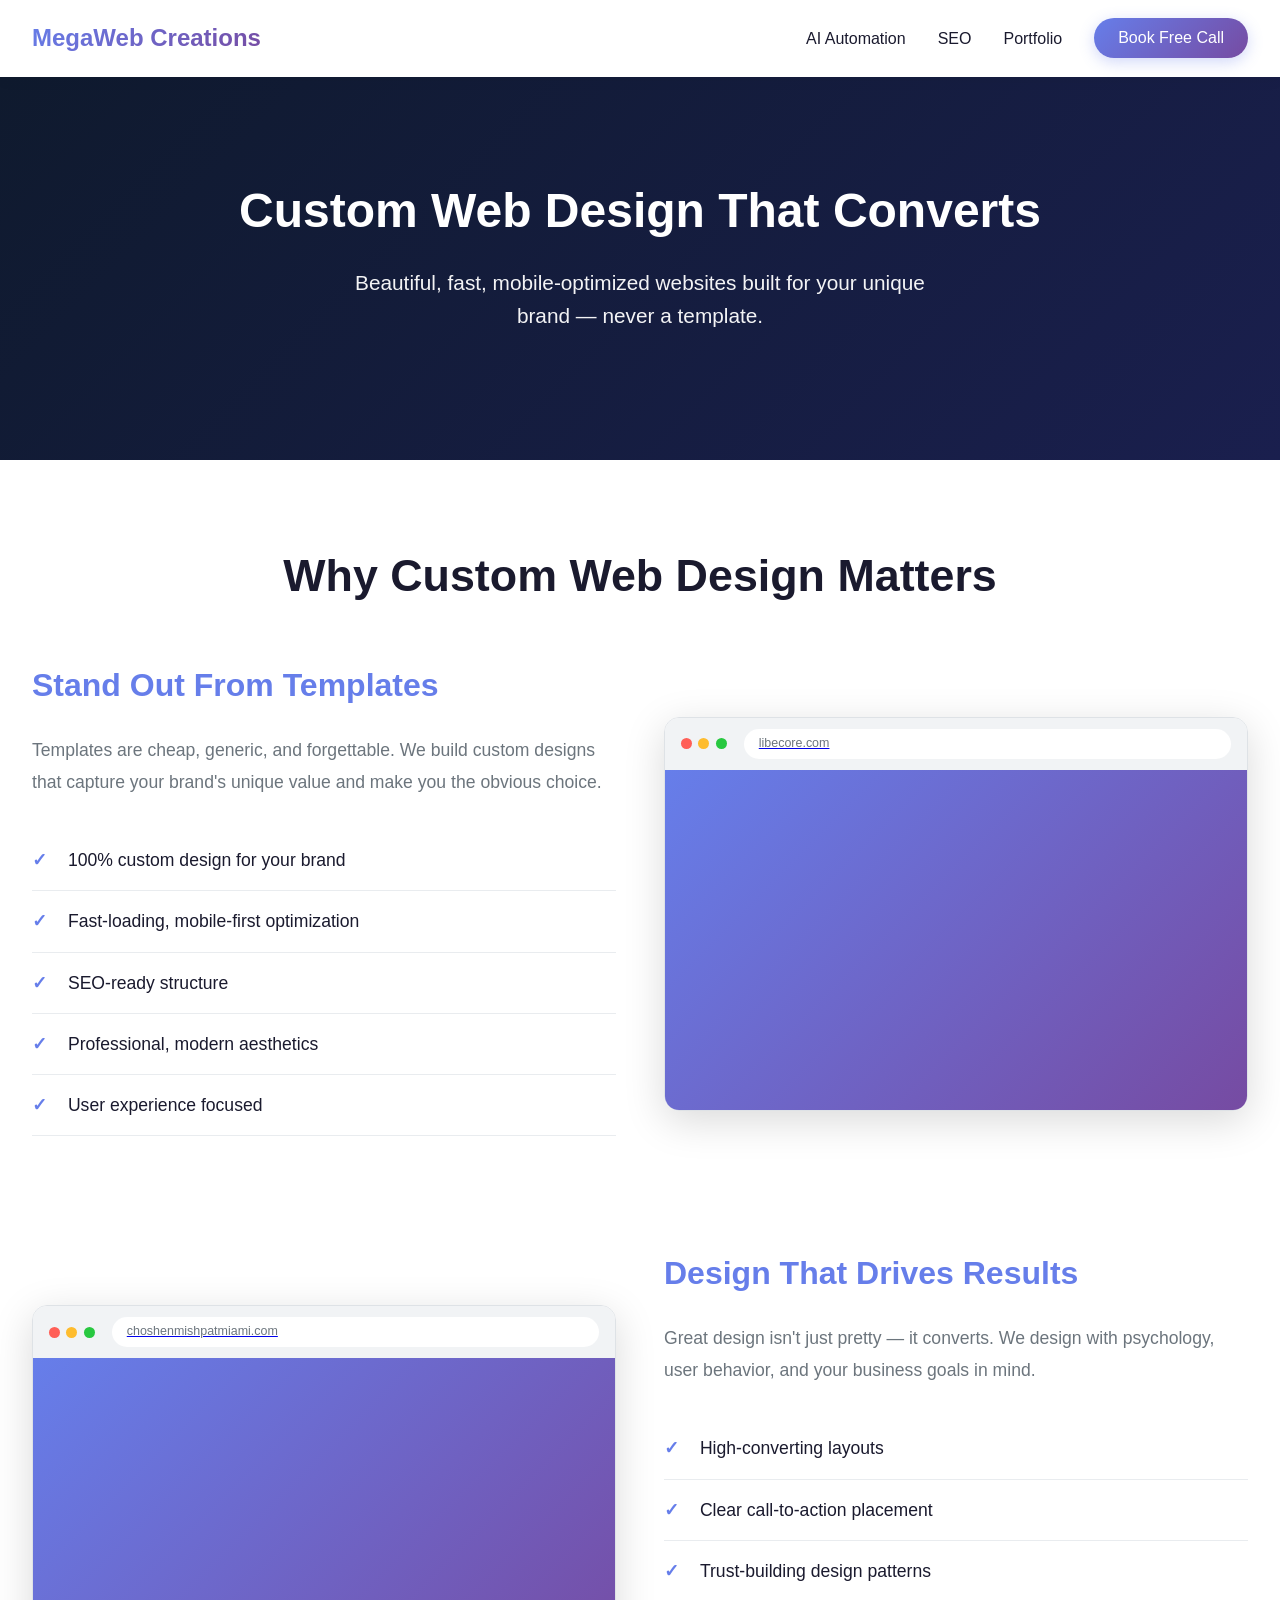
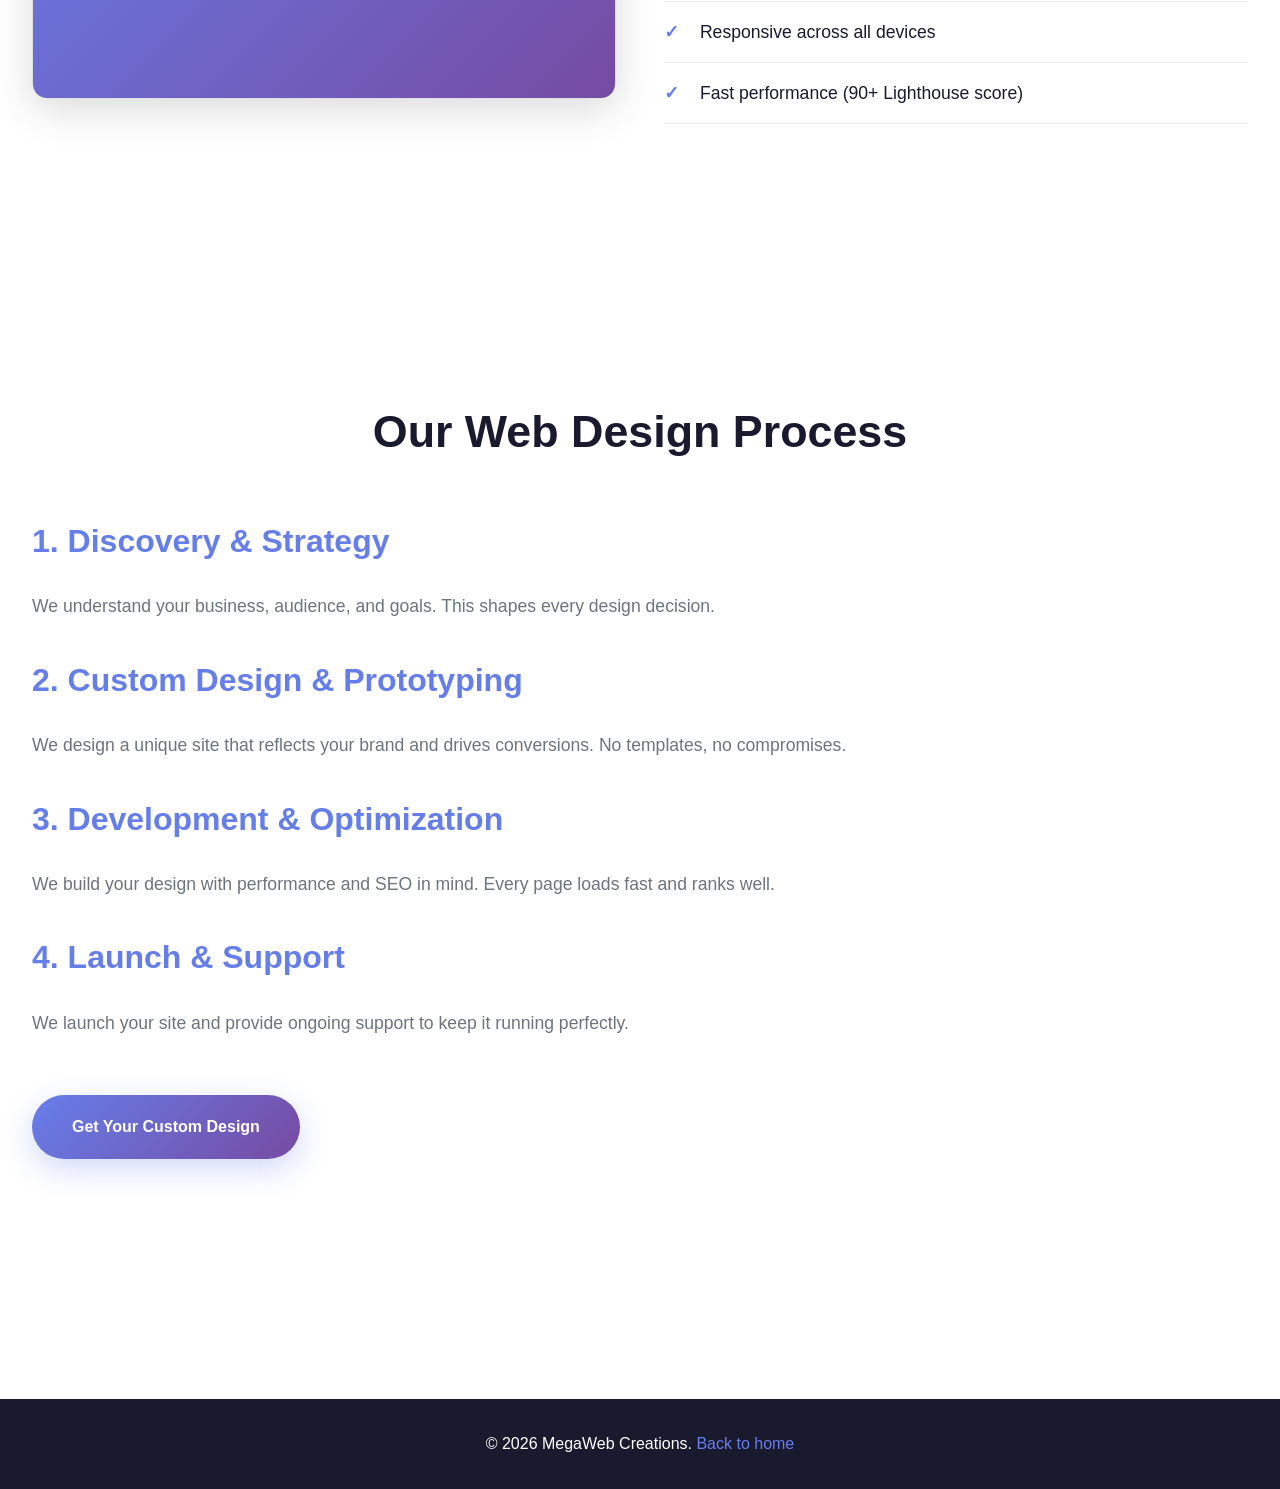
<file: web-design.html>
<!DOCTYPE html>
<html lang="en">
<head>
    <meta charset="UTF-8">
    <meta name="viewport" content="width=device-width, initial-scale=1.0">
    <meta name="google-site-verification" content="43duF__XprPvIc4pbM1LEKamuMBFArv3T_i1iURts-g" />
    <title>Custom Web Design Services | MegaWeb Creations</title>
    <meta name="description" content="Professional custom web design for small businesses. Beautiful, fast, mobile-optimized websites that convert visitors into customers.">
    <meta name="keywords" content="custom web design, professional websites, small business websites, web design services">
    <style>
        * {
            margin: 0;
            padding: 0;
            box-sizing: border-box;
        }

        :root {
            --primary: #667eea;
            --secondary: #764ba2;
            --dark: #0f1a2e;
            --light: #f5f7ff;
            --text: #1a1a2e;
            --gray: #6c757d;
        }

        html {
            scroll-behavior: smooth;
        }

        body {
            font-family: -apple-system, BlinkMacSystemFont, 'Segoe UI', Roboto, sans-serif;
            line-height: 1.6;
            color: var(--text);
            background: #ffffff;
        }

        /* Navigation */
        header {
            background: rgba(255, 255, 255, 0.95);
            backdrop-filter: blur(10px);
            padding: 1.2rem 2rem;
            position: sticky;
            top: 0;
            z-index: 100;
            box-shadow: 0 2px 15px rgba(0, 0, 0, 0.05);
        }

        nav {
            max-width: 1400px;
            margin: 0 auto;
            display: flex;
            justify-content: space-between;
            align-items: center;
            gap: 2rem;
            flex-wrap: wrap;
        }

        .logo {
            font-size: 1.5rem;
            font-weight: 800;
            background: linear-gradient(135deg, #667eea 0%, #764ba2 100%);
            -webkit-background-clip: text;
            -webkit-text-fill-color: transparent;
            background-clip: text;
            text-decoration: none;
        }

        nav ul {
            display: flex;
            list-style: none;
            gap: 2rem;
            align-items: center;
        }

        nav a {
            text-decoration: none;
            color: var(--text);
            font-weight: 500;
            transition: color 0.3s;
        }

        nav a:hover {
            color: var(--primary);
        }

        .nav-cta {
            background: linear-gradient(135deg, #667eea 0%, #764ba2 100%);
            color: white !important;
            padding: 0.7rem 1.5rem;
            border-radius: 50px;
            box-shadow: 0 4px 15px rgba(102, 126, 234, 0.3);
            transition: all 0.3s ease;
        }

        .nav-cta:hover {
            transform: translateY(-2px);
            box-shadow: 0 6px 20px rgba(102, 126, 234, 0.4);
        }

        /* Hero */
        .hero {
            background: linear-gradient(135deg, #0f1a2e 0%, #1a1f4e 100%);
            color: white;
            padding: 6rem 2rem;
            text-align: center;
        }

        .hero h1 {
            font-size: 3rem;
            margin-bottom: 1rem;
            font-weight: 800;
        }

        .hero p {
            font-size: 1.3rem;
            max-width: 600px;
            margin: 0 auto 2rem;
            opacity: 0.95;
        }

        /* Section */
        section {
            padding: 5rem 2rem;
            max-width: 1400px;
            margin: 0 auto;
        }

        h2 {
            font-size: 2.8rem;
            font-weight: 800;
            margin-bottom: 3rem;
            text-align: center;
            color: var(--text);
        }

        .content {
            display: grid;
            grid-template-columns: 1fr 1fr;
            gap: 3rem;
            align-items: center;
            margin-bottom: 5rem;
        }

        .preview-window {
            border-radius: 15px;
            overflow: hidden;
            box-shadow: 0 10px 40px rgba(0, 0, 0, 0.15);
            border: 1px solid #dee2e6;
        }

        .preview-bar {
            display: flex;
            align-items: center;
            gap: 0.4rem;
            padding: 0.7rem 1rem;
            background: #f1f3f5;
        }

        .preview-bar span {
            width: 11px;
            height: 11px;
            border-radius: 50%;
        }

        .preview-bar span:nth-child(1) { background: #ff5f57; }
        .preview-bar span:nth-child(2) { background: #febc2e; }
        .preview-bar span:nth-child(3) { background: #28c840; }

        .preview-url {
            flex: 1;
            margin-left: 0.7rem;
            background: white;
            border-radius: 20px;
            padding: 0.3rem 0.9rem;
            font-size: 0.78rem;
            color: var(--gray);
        }

        .preview-frame {
            position: relative;
            height: 340px;
            overflow: hidden;
            background: linear-gradient(135deg, #667eea 0%, #764ba2 100%);
        }

        .preview-frame iframe {
            position: absolute;
            top: 0;
            left: 0;
            width: 250%;
            height: 250%;
            border: 0;
            transform: scale(0.4);
            transform-origin: top left;
        }

        .content h3 {
            font-size: 2rem;
            margin-bottom: 1.5rem;
            color: var(--primary);
        }

        .content p {
            font-size: 1.1rem;
            color: var(--gray);
            margin-bottom: 1.5rem;
            line-height: 1.8;
        }

        .features {
            list-style: none;
            margin: 2rem 0;
        }

        .features li {
            padding: 1rem 0;
            font-size: 1.1rem;
            color: var(--text);
            border-bottom: 1px solid #e9ecef;
        }

        .features li:before {
            content: "✓ ";
            color: var(--primary);
            font-weight: bold;
            margin-right: 1rem;
        }

        .btn {
            display: inline-block;
            background: linear-gradient(135deg, #667eea 0%, #764ba2 100%);
            color: white;
            padding: 1.2rem 2.5rem;
            border-radius: 50px;
            text-decoration: none;
            font-weight: 600;
            box-shadow: 0 10px 30px rgba(102, 126, 234, 0.3);
            transition: all 0.3s ease;
            border: none;
            cursor: pointer;
        }

        .btn:hover {
            transform: translateY(-3px);
            box-shadow: 0 15px 40px rgba(102, 126, 234, 0.4);
        }

        footer {
            background: #1a1a2e;
            color: white;
            text-align: center;
            padding: 2rem;
            margin-top: 5rem;
        }

        footer a {
            color: var(--primary);
            text-decoration: none;
        }

        @media (max-width: 768px) {
            .content {
                grid-template-columns: 1fr;
            }

            .hero h1 {
                font-size: 2rem;
            }

            h2 {
                font-size: 2rem;
            }
        }
    </style>
</head>
<body>
    <header>
        <nav>
            <a href="index.html" class="logo">MegaWeb Creations</a>
            <ul>
                <li><a href="ai-automation.html">AI Automation</a></li>
                <li><a href="seo-services.html">SEO</a></li>
                <li><a href="index.html#portfolio">Portfolio</a></li>
                <li><a href="index.html#contact" class="nav-cta">Book Free Call</a></li>
            </ul>
        </nav>
    </header>

    <section class="hero">
        <h1>Custom Web Design That Converts</h1>
        <p>Beautiful, fast, mobile-optimized websites built for your unique brand — never a template.</p>
    </section>

    <section>
        <h2>Why Custom Web Design Matters</h2>

        <div class="content">
            <div>
                <h3>Stand Out From Templates</h3>
                <p>Templates are cheap, generic, and forgettable. We build custom designs that capture your brand's unique value and make you the obvious choice.</p>
                <ul class="features">
                    <li>100% custom design for your brand</li>
                    <li>Fast-loading, mobile-first optimization</li>
                    <li>SEO-ready structure</li>
                    <li>Professional, modern aesthetics</li>
                    <li>User experience focused</li>
                </ul>
            </div>
            <a href="https://libecore.com" target="_blank" rel="noopener" class="preview-window" style="display:block;">
                <div class="preview-bar"><span></span><span></span><span></span><div class="preview-url">libecore.com</div></div>
                <div class="preview-frame"><iframe src="https://libecore.com" loading="lazy" title="LibeCore website preview" tabindex="-1" aria-hidden="true" style="pointer-events:none;"></iframe></div>
            </a>
        </div>

        <div class="content" style="grid-template-columns: 1fr 1fr;">
            <a href="https://choshenmishpatmiami.com" target="_blank" rel="noopener" class="preview-window" style="display:block;">
                <div class="preview-bar"><span></span><span></span><span></span><div class="preview-url">choshenmishpatmiami.com</div></div>
                <div class="preview-frame"><iframe src="https://choshenmishpatmiami.com" loading="lazy" title="Chosen Mishpat Miami website preview" tabindex="-1" aria-hidden="true" style="pointer-events:none;"></iframe></div>
            </a>
            <div>
                <h3>Design That Drives Results</h3>
                <p>Great design isn't just pretty — it converts. We design with psychology, user behavior, and your business goals in mind.</p>
                <ul class="features">
                    <li>High-converting layouts</li>
                    <li>Clear call-to-action placement</li>
                    <li>Trust-building design patterns</li>
                    <li>Responsive across all devices</li>
                    <li>Fast performance (90+ Lighthouse score)</li>
                </ul>
            </div>
        </div>
    </section>

    <section>
        <h2>Our Web Design Process</h2>
        <div class="content" style="grid-template-columns: 1fr;">
            <div>
                <h3>1. Discovery & Strategy</h3>
                <p>We understand your business, audience, and goals. This shapes every design decision.</p>

                <h3 style="margin-top: 2rem;">2. Custom Design & Prototyping</h3>
                <p>We design a unique site that reflects your brand and drives conversions. No templates, no compromises.</p>

                <h3 style="margin-top: 2rem;">3. Development & Optimization</h3>
                <p>We build your design with performance and SEO in mind. Every page loads fast and ranks well.</p>

                <h3 style="margin-top: 2rem;">4. Launch & Support</h3>
                <p>We launch your site and provide ongoing support to keep it running perfectly.</p>

                <a href="index.html#contact" class="btn" style="margin-top: 2rem;">Get Your Custom Design</a>
            </div>
        </div>
    </section>

    <footer>
        <p>&copy; 2026 MegaWeb Creations. <a href="index.html">Back to home</a></p>
    </footer>
</body>
</html>
</file>
<file: styles.css>
/* ============================================================
   MegaWebCreations — light premium (Apple / Stripe direction)
   ============================================================ */
:root{
  --bg:#ffffff; --bg-2:#f6f7f9; --panel:#ffffff;
  --ink:#0b0d13; --muted:#5a6472; --faint:#8b93a2;
  --line:rgba(11,13,19,.09); --line-2:rgba(11,13,19,.15);
  --accent:#2f6bff; --accent-2:#1f57e6; --accent-tint:#eaf0ff; --on-accent:#ffffff;
  --maxw:1200px; --r:18px;
  --sh-sm:0 1px 2px rgba(16,24,40,.06);
  --sh:0 18px 40px -18px rgba(16,24,40,.18);
  --ease:cubic-bezier(.19,1,.22,1);
  --font-d:"Bricolage Grotesque","Inter",sans-serif;
  --font-b:"Inter",system-ui,sans-serif;
}
*{box-sizing:border-box;margin:0;padding:0}
html{scroll-behavior:smooth;scroll-padding-top:90px}
body{background:var(--bg);color:var(--ink);font-family:var(--font-b);line-height:1.6;-webkit-font-smoothing:antialiased;overflow-x:hidden}
a{color:inherit;text-decoration:none}
img{max-width:100%;display:block}
h1,h2,h3{font-family:var(--font-d);font-weight:700;letter-spacing:-.03em;line-height:1.04;color:var(--ink)}
.container{width:100%;max-width:var(--maxw);margin:0 auto;padding:0 28px}

.mark{color:var(--accent)}
.dim{color:var(--muted)}
.kicker{font-family:var(--font-b);font-size:.8rem;font-weight:600;letter-spacing:.14em;text-transform:uppercase;color:var(--accent);margin-bottom:18px;display:flex;align-items:center;gap:10px}
.kicker::before{content:"";width:22px;height:2px;background:var(--accent);display:inline-block}
.h2{font-size:clamp(1.9rem,4.2vw,3rem)}
.h2--xl{font-size:clamp(2.3rem,5.6vw,4rem)}
.lead{font-size:clamp(1.05rem,1.5vw,1.24rem);color:var(--muted);max-width:640px;margin-top:20px}

/* buttons */
.btn{position:relative;display:inline-flex;align-items:center;justify-content:center;gap:9px;font-family:var(--font-b);font-weight:600;font-size:1rem;padding:14px 26px;border-radius:12px;border:1px solid transparent;cursor:pointer;transition:transform .25s var(--ease),background .2s,color .2s,border-color .2s,box-shadow .2s;will-change:transform}
.btn--accent{background:var(--accent);color:var(--on-accent);box-shadow:0 8px 20px -8px rgba(47,107,255,.5)}
.btn--accent:hover{background:var(--accent-2);box-shadow:0 12px 26px -8px rgba(47,107,255,.55)}
.btn--ghost{background:var(--bg);border-color:var(--line-2);color:var(--ink)}
.btn--ghost:hover{border-color:var(--ink)}
.btn--lg{padding:17px 32px;font-size:1.05rem}
.btn--sm{padding:10px 18px;font-size:.92rem;border-radius:10px}
.btn--full{width:100%}

/* nav */
.nav{position:sticky;top:0;z-index:60;background:rgba(255,255,255,.8);backdrop-filter:blur(14px);border-bottom:1px solid transparent;transition:border-color .3s,box-shadow .3s}
.nav.scrolled{border-bottom-color:var(--line);box-shadow:var(--sh-sm)}
.nav__inner{display:flex;align-items:center;justify-content:space-between;height:74px}
.brand{display:inline-flex;align-items:center;gap:11px}
.brand__mark{width:26px;height:26px;border-radius:8px;background:var(--accent);position:relative;flex:none}
.brand__mark::after{content:"";position:absolute;inset:7px;border-radius:3px;background:#fff}
.brand__name{font-family:var(--font-d);font-weight:700;font-size:1.12rem;letter-spacing:-.02em}
.brand__name span{color:var(--muted)}
.nav__links{display:flex;align-items:center;gap:32px}
.nav__links>a:not(.btn){color:var(--muted);font-size:.95rem;font-weight:500;transition:color .2s}
.nav__links>a:not(.btn):hover,.nav__links>a.active{color:var(--ink)}
.nav__toggle{display:none;flex-direction:column;gap:6px;background:none;border:none;cursor:pointer;padding:8px}
.nav__toggle span{width:26px;height:2px;background:var(--ink);transition:.3s var(--ease)}
.nav__toggle.open span:nth-child(1){transform:translateY(4px) rotate(45deg)}
.nav__toggle.open span:nth-child(2){transform:translateY(-4px) rotate(-45deg)}

/* hero + page hero */
.hero{padding:clamp(64px,10vw,120px) 0 60px;position:relative}
.eyebrow{font-size:.82rem;font-weight:600;letter-spacing:.16em;text-transform:uppercase;color:var(--muted);margin-bottom:24px}
.hero__title{font-size:clamp(2.5rem,7vw,5.4rem);font-weight:800;max-width:15ch;margin-bottom:24px}
.hero__sub{font-size:clamp(1.1rem,1.8vw,1.36rem);color:var(--muted);max-width:600px;margin-bottom:36px}
.hero__cta{display:flex;gap:14px;flex-wrap:wrap;margin-bottom:30px}
.hero__meta{display:flex;flex-wrap:wrap;gap:14px;align-items:center;list-style:none;color:var(--faint);font-size:.92rem;font-weight:500}
.hero__meta li[aria-hidden]{color:var(--line-2)}
.page-hero{padding:clamp(56px,8vw,96px) 0 clamp(30px,5vw,50px);border-bottom:1px solid var(--line)}
.page-hero h1{font-size:clamp(2.3rem,6vw,4rem);font-weight:800;max-width:16ch;margin-bottom:18px}
.page-hero p{font-size:clamp(1.05rem,1.6vw,1.28rem);color:var(--muted);max-width:620px}

/* hero visual */
.hero__visual{margin-top:60px;perspective:1600px}
.mock{background:#fff;border:1px solid var(--line);border-radius:16px;overflow:hidden;box-shadow:0 40px 80px -34px rgba(16,24,40,.32);transform:rotateX(4deg);transform-origin:top center}
.mock__bar{display:flex;align-items:center;gap:8px;padding:13px 18px;border-bottom:1px solid var(--line);background:var(--bg-2)}
.mock__bar span{width:11px;height:11px;border-radius:50%;background:#d3d7de}
.mock__bar i{margin-left:14px;font-style:normal;font-size:.78rem;color:var(--faint);background:#fff;border:1px solid var(--line);padding:4px 14px;border-radius:6px}
.mock__body{display:grid;grid-template-columns:170px 1fr;min-height:300px}
.mock__side{border-right:1px solid var(--line);padding:22px 18px;display:flex;flex-direction:column;gap:14px}
.mock__side b{height:26px;width:70%;background:#e7eaef;border-radius:6px;display:block}
.mock__side u{height:11px;background:#eef0f4;border-radius:5px;display:block}
.mock__side u.on{background:var(--accent);width:80%}
.mock__main{padding:26px;display:flex;flex-direction:column;gap:20px}
.mock__stat{border:1px solid var(--line);border-radius:14px;padding:22px;background:linear-gradient(180deg,var(--accent-tint),#fff)}
.mock__stat em{font-style:normal;color:var(--muted);font-size:.85rem}
.mock__stat strong{font-family:var(--font-d);font-size:2.6rem;display:block;line-height:1.1;margin:4px 0 14px;color:var(--ink)}
.spark{display:block;height:56px;border-radius:8px;background:repeating-linear-gradient(90deg,var(--line) 0 1px,transparent 1px 34px);position:relative}
.spark::after{content:"";position:absolute;left:6%;right:6%;bottom:20%;height:2px;background:var(--accent);clip-path:polygon(0 90%,14% 70%,28% 78%,42% 48%,56% 55%,70% 26%,84% 30%,100% 4%,100% 100%,0 100%)}
.mock__rows{display:grid;gap:12px}
.mock__rows i{height:12px;background:#eef0f4;border-radius:6px;display:block}
.mock__chip{align-self:flex-start;font-size:.82rem;color:var(--accent);border:1px solid var(--line-2);background:var(--accent-tint);padding:8px 14px;border-radius:999px}

/* marquee */
.marquee{border-block:1px solid var(--line);overflow:hidden;padding:20px 0;background:var(--bg-2)}
.marquee__row{display:flex;align-items:center;gap:34px;white-space:nowrap;width:max-content;animation:scroll 34s linear infinite;font-family:var(--font-d);font-weight:700;font-size:1.5rem;letter-spacing:-.02em;color:var(--ink)}
.marquee__row b{color:var(--accent);font-size:.8rem}
@keyframes scroll{to{transform:translateX(-50%)}}

/* sections */
.section{padding:clamp(64px,9vw,110px) 0;position:relative}
.section--band{background:var(--bg-2);border-block:1px solid var(--line)}
.section__head{max-width:760px;margin-bottom:52px}
.narrow{max-width:820px}
.grid2{display:grid;grid-template-columns:1fr 1fr;gap:clamp(30px,6vw,80px);align-items:center}
.grid2--top{align-items:start}

/* problem */
.problist{list-style:none;display:grid;gap:2px;border-top:1px solid var(--line)}
.problist li{display:grid;grid-template-columns:auto 1fr;gap:18px;align-items:baseline;padding:22px 0;border-bottom:1px solid var(--line);font-size:1.12rem;color:var(--ink)}
.problist span{color:var(--accent);font-family:var(--font-d);font-weight:700;font-size:1rem}

/* benefits */
.benefits{display:grid;grid-template-columns:repeat(3,1fr);gap:24px}
.benefit{border-top:2px solid var(--accent);padding-top:22px}
.benefit__n{font-family:var(--font-d);font-weight:700;color:var(--faint);font-size:1rem}
.benefit h3{font-size:1.32rem;margin:14px 0 10px}
.benefit p{color:var(--muted)}

/* cards */
.cards{display:grid;grid-template-columns:repeat(3,1fr);gap:20px}
.card{position:relative;background:var(--panel);border:1px solid var(--line);border-radius:var(--r);padding:30px 26px;transition:border-color .3s,transform .15s var(--ease),box-shadow .3s;transform-style:preserve-3d}
.card:hover{border-color:var(--line-2);box-shadow:var(--sh)}
.card__ic{display:grid;place-items:center;width:50px;height:50px;border-radius:12px;background:var(--accent-tint);margin-bottom:20px;transform:translateZ(30px)}
.card__ic svg{width:24px;height:24px;fill:none;stroke:var(--accent);stroke-width:1.8;stroke-linecap:round;stroke-linejoin:round}
.card h3{font-size:1.26rem;margin-bottom:9px;transform:translateZ(18px)}
.card p{color:var(--muted);font-size:.98rem;transform:translateZ(10px)}
.card--hot{border-color:var(--accent);box-shadow:0 18px 40px -20px rgba(47,107,255,.4)}
.card__flag{position:absolute;top:22px;right:22px;font-size:.7rem;font-weight:600;letter-spacing:.06em;text-transform:uppercase;color:var(--on-accent);background:var(--accent);padding:4px 10px;border-radius:999px}

/* steps */
.steps{list-style:none;display:grid;grid-template-columns:repeat(4,1fr);gap:24px}
.step{border-top:1px solid var(--line-2);padding-top:22px}
.step__n{font-family:var(--font-d);font-weight:800;font-size:2.4rem;color:var(--accent);line-height:1;display:block;margin-bottom:16px}
.step h3{font-size:1.22rem;margin-bottom:9px}
.step p{color:var(--muted);font-size:.96rem}

/* promise */
.promise{list-style:none;display:grid;gap:2px}
.promise li{display:grid;gap:5px;padding:22px 0;border-top:1px solid var(--line)}
.promise li:first-child{border-top:0}
.promise b{font-family:var(--font-d);font-size:1.2rem;font-weight:700}
.promise span{color:var(--muted)}

/* faq */
.faq{display:grid;gap:12px}
.qa{border:1px solid var(--line);border-radius:14px;background:var(--panel);overflow:hidden;transition:border-color .25s,box-shadow .25s}
.qa.open{border-color:var(--line-2);box-shadow:var(--sh-sm)}
.qa__q{width:100%;text-align:left;background:none;border:none;color:var(--ink);font-family:var(--font-d);font-weight:600;font-size:1.1rem;letter-spacing:-.01em;padding:22px 24px;display:flex;justify-content:space-between;align-items:center;gap:18px;cursor:pointer}
.qa__q i{flex:none;width:16px;height:16px;position:relative}
.qa__q i::before,.qa__q i::after{content:"";position:absolute;background:var(--accent);border-radius:2px;transition:transform .3s var(--ease),opacity .3s}
.qa__q i::before{top:7px;left:0;width:16px;height:2px}
.qa__q i::after{top:0;left:7px;width:2px;height:16px}
.qa.open .qa__q i::after{transform:rotate(90deg);opacity:0}
.qa__a{max-height:0;overflow:hidden;transition:max-height .35s var(--ease)}
.qa__a p{padding:0 24px 24px;color:var(--muted)}

/* cta */
.cta{padding:clamp(64px,9vw,110px) 0}
.cta__inner{display:grid;grid-template-columns:1.05fr .95fr;gap:clamp(34px,6vw,70px);align-items:center;background:var(--ink);color:#fff;border-radius:26px;padding:clamp(34px,5vw,64px)}
.cta__inner h2{color:#fff}
.cta__inner .lead{color:#c7ccd6}
.cta__contacts{display:flex;flex-wrap:wrap;gap:12px;margin-top:28px}
.cta__chip{display:inline-flex;align-items:center;gap:10px;border:1px solid rgba(255,255,255,.2);border-radius:999px;padding:11px 18px;font-size:.95rem;color:#fff;transition:border-color .2s,background .2s}
.cta__chip:hover{border-color:#fff;background:rgba(255,255,255,.06)}
.cta__chip svg{width:18px;height:18px;fill:none;stroke:#8fb0ff;stroke-width:1.8;stroke-linecap:round;stroke-linejoin:round}

/* form */
.form{display:grid;gap:14px;background:#fff;border:1px solid var(--line);border-radius:20px;padding:28px;box-shadow:var(--sh)}
.field{display:flex;flex-direction:column;gap:7px}
.field label{font-size:.85rem;font-weight:600;color:var(--muted)}
.field input,.field textarea{background:#fff;border:1px solid var(--line-2);border-radius:11px;padding:13px 15px;color:var(--ink);font-family:inherit;font-size:.98rem;transition:border-color .2s,box-shadow .2s;resize:vertical}
.field input::placeholder,.field textarea::placeholder{color:var(--faint)}
.field input:focus,.field textarea:focus{outline:none;border-color:var(--accent);box-shadow:0 0 0 3px var(--accent-tint)}
.form__note{font-size:.92rem;font-weight:500;color:var(--accent);min-height:20px;text-align:center}
.form__note.error{color:#d64545}

/* footer */
.footer{border-top:1px solid var(--line);padding:60px 0 30px;background:var(--bg-2)}
.footer__inner{display:flex;justify-content:space-between;gap:40px;flex-wrap:wrap;padding-bottom:36px;border-bottom:1px solid var(--line)}
.footer__tag{color:var(--muted);margin-top:14px;max-width:280px}
.footer__links{display:flex;gap:26px;flex-wrap:wrap;height:fit-content}
.footer__links a{color:var(--muted);font-size:.95rem;transition:color .2s}
.footer__links a:hover{color:var(--ink)}
.footer__bottom{display:flex;justify-content:space-between;gap:16px;flex-wrap:wrap;padding-top:22px;color:var(--faint);font-size:.88rem}
.footer__bottom a{color:var(--faint)}.footer__bottom a:hover{color:var(--ink)}

/* reveal */
.reveal{opacity:0;transform:translateY(24px);transition:opacity .7s var(--ease),transform .7s var(--ease)}
.reveal.in{opacity:1;transform:none}

@media(max-width:900px){
  .grid2{grid-template-columns:1fr}.benefits{grid-template-columns:1fr}
  .cards{grid-template-columns:1fr 1fr}.steps{grid-template-columns:1fr 1fr}
  .cta__inner{grid-template-columns:1fr}.mock__body{grid-template-columns:1fr}.mock__side{display:none}
  .nav__links{position:fixed;inset:74px 0 auto 0;flex-direction:column;align-items:stretch;gap:6px;background:#fff;border-bottom:1px solid var(--line);padding:20px 28px 28px;transform:translateY(-135%);transition:transform .4s var(--ease);box-shadow:var(--sh)}
  .nav__links.open{transform:translateY(0)}.nav__links>a:not(.btn){padding:12px 0}
  .nav__toggle{display:flex}
}
@media(max-width:560px){.cards,.steps{grid-template-columns:1fr}.mock{transform:none}}
@media(prefers-reduced-motion:reduce){*{scroll-behavior:auto}.reveal{opacity:1;transform:none;transition:none}.marquee__row{animation:none}}
</file>
